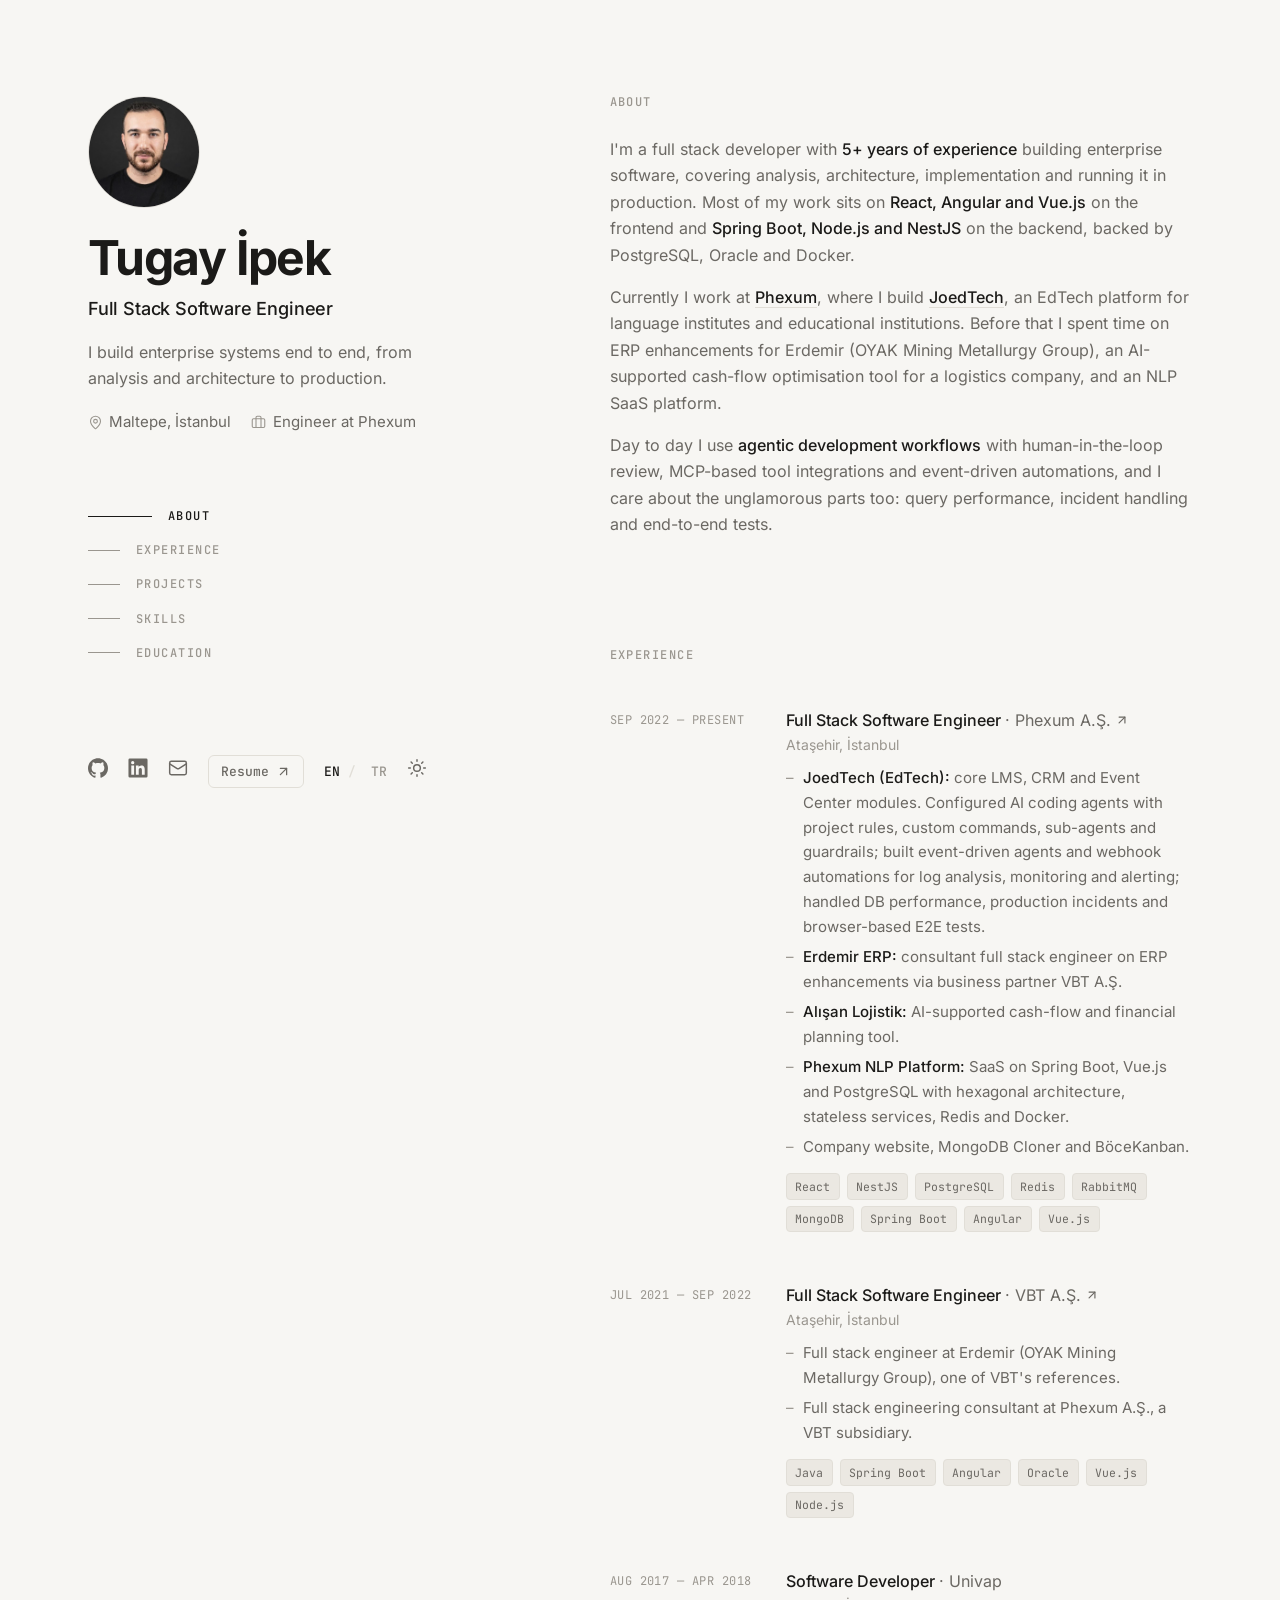
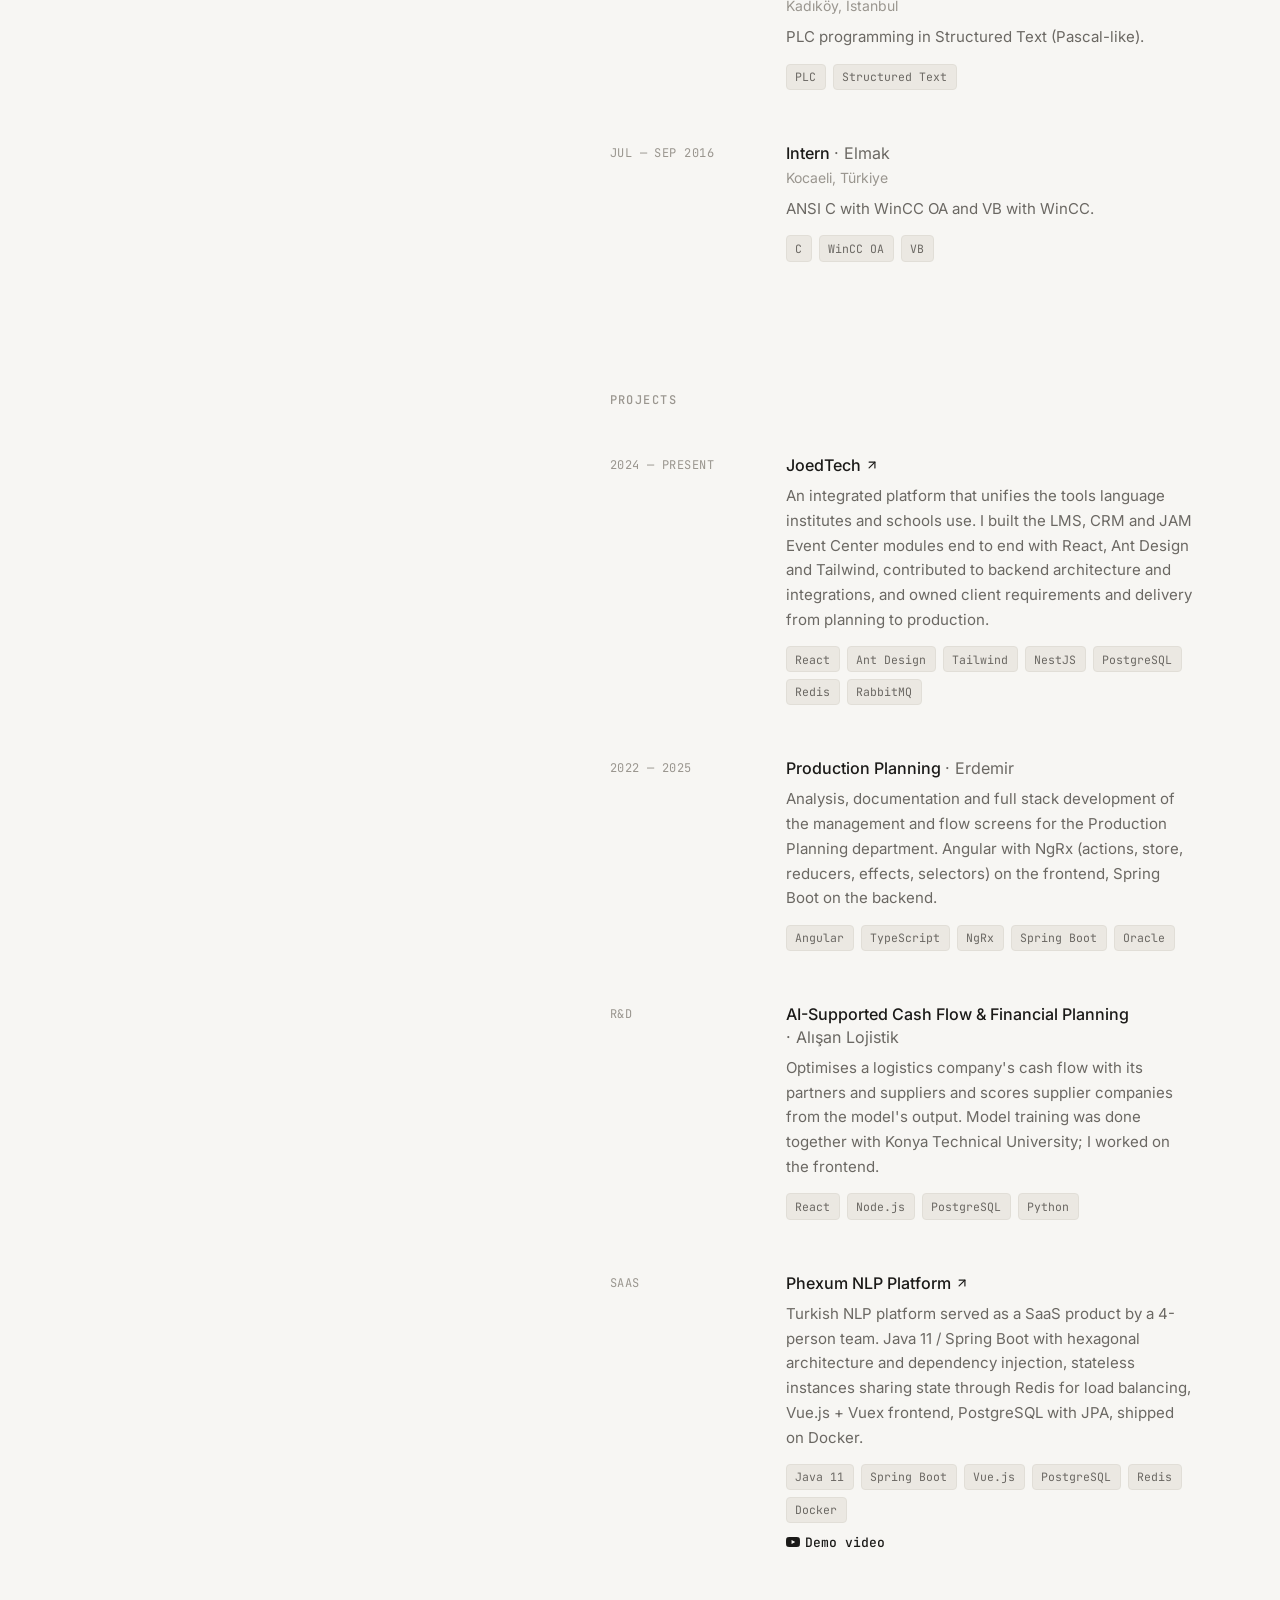
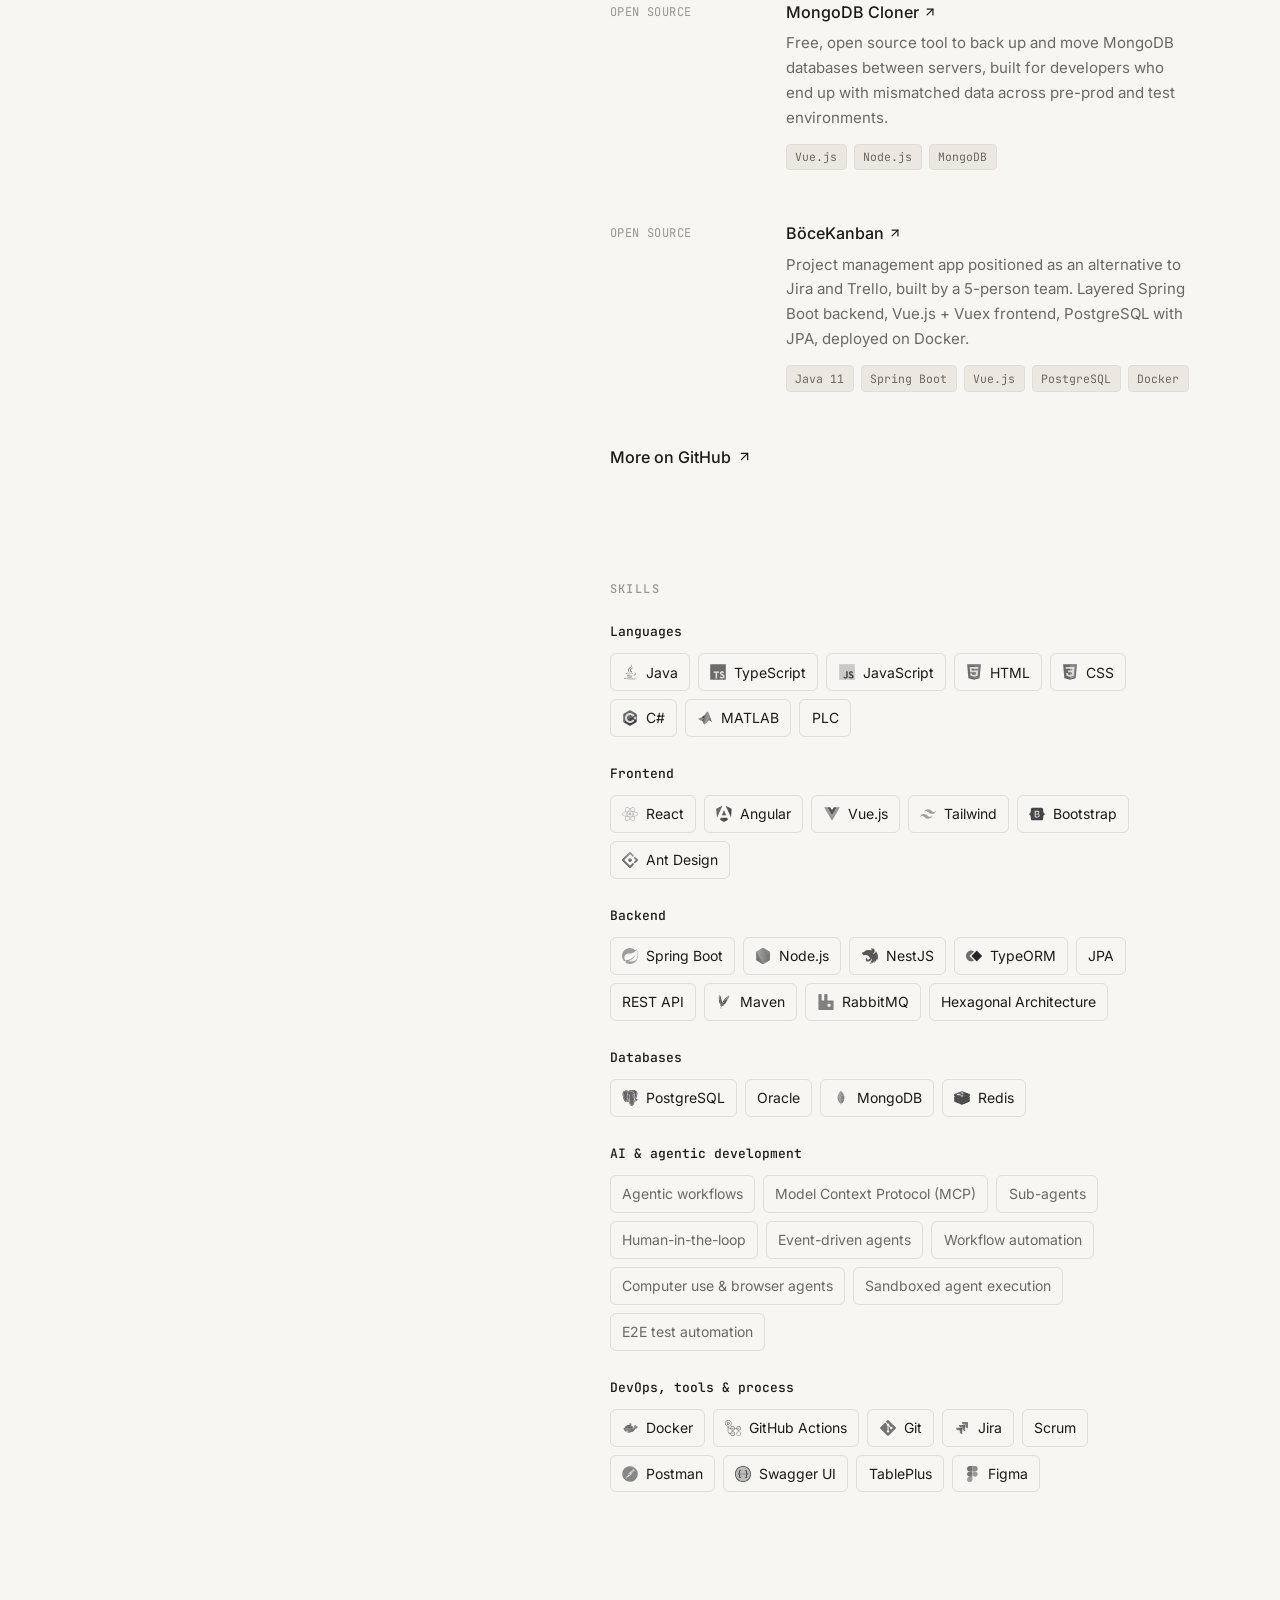
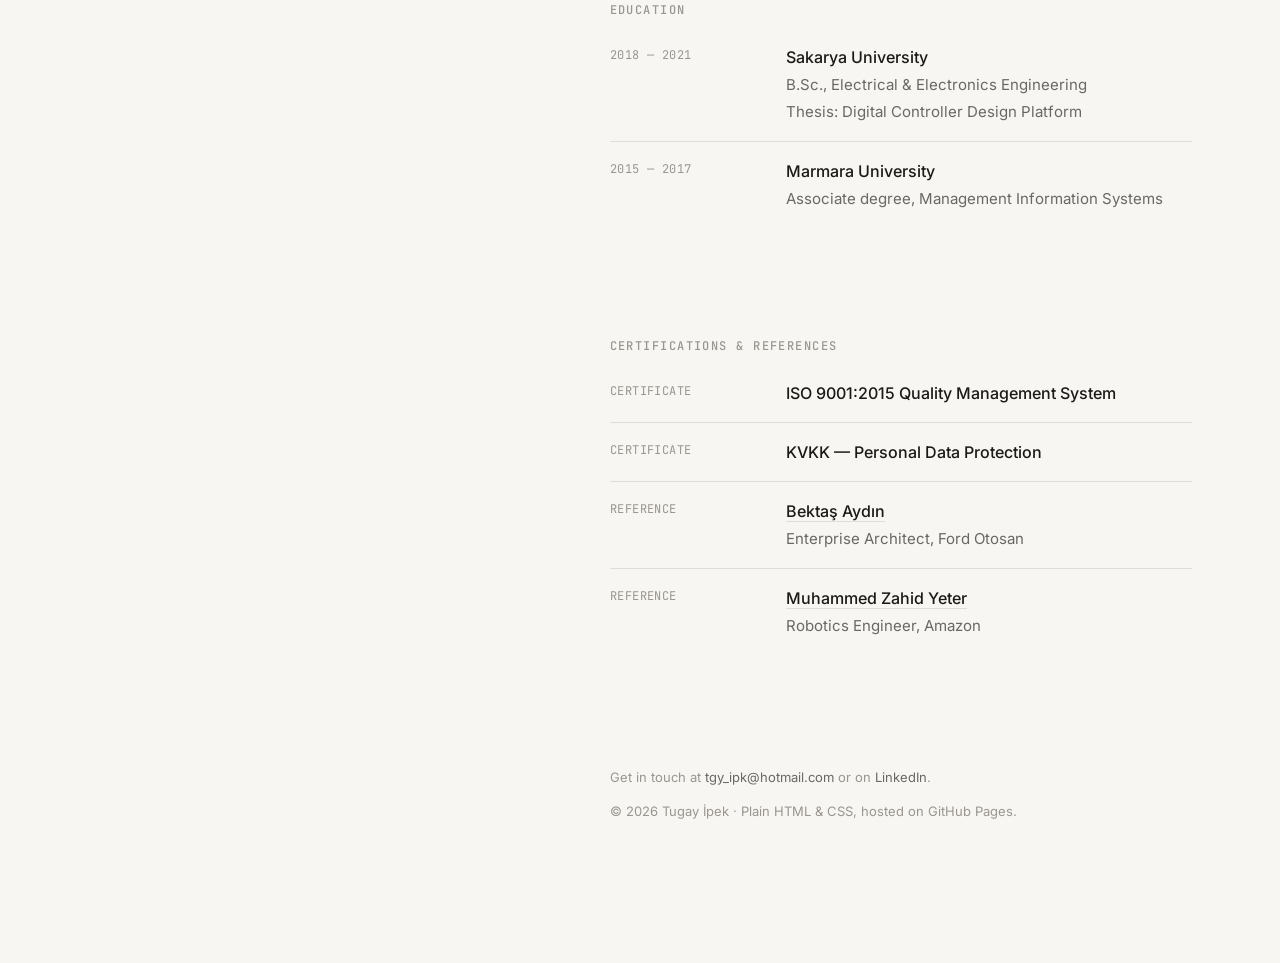
<file: index.html>
<!DOCTYPE html>
<html lang="en">
<head>
  <meta charset="utf-8">
  <meta name="viewport" content="width=device-width, initial-scale=1">
  <title>Tugay İpek — Full Stack Software Engineer</title>
  <meta name="description" content="Tugay İpek is a Full Stack Software Engineer in İstanbul with 5+ years of experience building enterprise systems with React, Angular, Vue.js, Spring Boot, NestJS and PostgreSQL.">
  <meta name="author" content="Tugay İpek">
  <link rel="canonical" href="https://tugayipek1.github.io/">
  <link rel="alternate" hreflang="en" href="https://tugayipek1.github.io/">
  <link rel="alternate" hreflang="tr" href="https://tugayipek1.github.io/tr/">
  <link rel="alternate" hreflang="x-default" href="https://tugayipek1.github.io/">
  <meta property="og:type" content="profile">
  <meta property="og:title" content="Tugay İpek — Full Stack Software Engineer">
  <meta property="og:description" content="Enterprise systems from analysis and architecture to production. React · Angular · Vue.js · Spring Boot · NestJS · PostgreSQL.">
  <meta property="og:url" content="https://tugayipek1.github.io/">
  <meta property="og:image" content="https://tugayipek1.github.io/assets/img/og.jpg">
  <meta name="twitter:card" content="summary">
  <meta name="theme-color" content="#f7f6f3" media="(prefers-color-scheme: light)">
  <meta name="theme-color" content="#111110" media="(prefers-color-scheme: dark)">
  <link rel="icon" href="assets/img/favicon.svg" type="image/svg+xml">
  <link rel="apple-touch-icon" href="assets/img/og.jpg">
  <link rel="preload" href="assets/fonts/inter-latin-400-normal.woff2" as="font" type="font/woff2" crossorigin>
  <link rel="stylesheet" href="assets/css/style.css?v=3">
  <script>
    (function () {
      var t;
      try { t = localStorage.getItem("theme"); } catch (e) {}
      if (!t) t = window.matchMedia && matchMedia("(prefers-color-scheme: dark)").matches ? "dark" : "light";
      document.documentElement.setAttribute("data-theme", t);
    })();
  </script>
  <script type="application/ld+json">
  {
    "@context": "https://schema.org",
    "@type": "Person",
    "name": "Tugay İpek",
    "jobTitle": "Full Stack Software Engineer",
    "email": "mailto:tgy_ipk@hotmail.com",
    "address": { "@type": "PostalAddress", "addressLocality": "İstanbul", "addressCountry": "TR" },
    "worksFor": { "@type": "Organization", "name": "Phexum A.Ş." },
    "url": "https://tugayipek1.github.io/",
    "sameAs": ["https://github.com/tugayipek1", "https://www.linkedin.com/in/tugayipek1/"]
  }
  </script>
</head>
<body>
  <a class="skip" href="#content">Skip to content</a>

  <!-- Icon sprite -->
  <svg width="0" height="0" style="position:absolute" aria-hidden="true">
    <symbol id="i-github" viewBox="0 0 24 24"><path fill="currentColor" d="M12 .297c-6.63 0-12 5.373-12 12 0 5.303 3.438 9.8 8.205 11.385.6.113.82-.258.82-.577 0-.285-.01-1.04-.015-2.04-3.338.724-4.042-1.61-4.042-1.61C4.422 18.07 3.633 17.7 3.633 17.7c-1.087-.744.084-.729.084-.729 1.205.084 1.838 1.236 1.838 1.236 1.07 1.835 2.809 1.305 3.495.998.108-.776.417-1.305.76-1.605-2.665-.3-5.466-1.332-5.466-5.93 0-1.31.465-2.38 1.235-3.22-.135-.303-.54-1.523.105-3.176 0 0 1.005-.322 3.3 1.23.96-.267 1.98-.399 3-.405 1.02.006 2.04.138 3 .405 2.28-1.552 3.285-1.23 3.285-1.23.645 1.653.24 2.873.12 3.176.765.84 1.23 1.91 1.23 3.22 0 4.61-2.805 5.625-5.475 5.92.42.36.81 1.096.81 2.22 0 1.606-.015 2.896-.015 3.286 0 .315.21.69.825.57C20.565 22.092 24 17.592 24 12.297c0-6.627-5.373-12-12-12"/></symbol>
    <symbol id="i-linkedin" viewBox="0 0 128 128"><path fill="currentColor" d="M116 3H12a8.91 8.91 0 00-9 8.8v104.42a8.91 8.91 0 009 8.78h104a8.93 8.93 0 009-8.81V11.77A8.93 8.93 0 00116 3zM39.17 107H21.06V48.73h18.11zm-9-66.21a10.5 10.5 0 1110.49-10.5 10.5 10.5 0 01-10.54 10.48zM107 107H88.89V78.65c0-6.75-.12-15.44-9.41-15.44s-10.87 7.36-10.87 15V107H50.53V48.73h17.36v8h.24c2.42-4.58 8.32-9.41 17.13-9.41C103.6 47.28 107 59.35 107 75z"/></symbol>
    <symbol id="i-mail" viewBox="0 0 24 24" fill="none" stroke="currentColor" stroke-width="1.75" stroke-linecap="round" stroke-linejoin="round"><path d="m22 7-8.991 5.727a2 2 0 0 1-2.009 0L2 7"/><rect x="2" y="4" width="20" height="16" rx="2"/></symbol>
    <symbol id="i-pin" viewBox="0 0 24 24" fill="none" stroke="currentColor" stroke-width="1.75" stroke-linecap="round" stroke-linejoin="round"><path d="M20 10c0 4.993-5.539 10.193-7.399 11.799a1 1 0 0 1-1.202 0C9.539 20.193 4 14.993 4 10a8 8 0 0 1 16 0"/><circle cx="12" cy="10" r="3"/></symbol>
    <symbol id="i-download" viewBox="0 0 24 24" fill="none" stroke="currentColor" stroke-width="1.75" stroke-linecap="round" stroke-linejoin="round"><path d="M12 15V3"/><path d="M21 15v4a2 2 0 0 1-2 2H5a2 2 0 0 1-2-2v-4"/><path d="m7 10 5 5 5-5"/></symbol>
    <symbol id="i-briefcase" viewBox="0 0 24 24" fill="none" stroke="currentColor" stroke-width="1.75" stroke-linecap="round" stroke-linejoin="round"><path d="M16 20V4a2 2 0 0 0-2-2h-4a2 2 0 0 0-2 2v16"/><rect width="20" height="14" x="2" y="6" rx="2"/></symbol>
    <symbol id="i-arrow" viewBox="0 0 24 24" fill="none" stroke="currentColor" stroke-width="2" stroke-linecap="round" stroke-linejoin="round"><path d="M7 7h10v10"/><path d="M7 17 17 7"/></symbol>
    <symbol id="i-sun" viewBox="0 0 24 24" fill="none" stroke="currentColor" stroke-width="1.75" stroke-linecap="round" stroke-linejoin="round"><circle cx="12" cy="12" r="4"/><path d="M12 2v2M12 20v2M4.93 4.93l1.41 1.41M17.66 17.66l1.41 1.41M2 12h2M20 12h2M6.34 17.66l-1.41 1.41M19.07 4.93l-1.41 1.41"/></symbol>
    <symbol id="i-moon" viewBox="0 0 24 24" fill="none" stroke="currentColor" stroke-width="1.75" stroke-linecap="round" stroke-linejoin="round"><path d="M20.985 12.486a9 9 0 1 1-9.473-9.472c.405-.022.617.46.402.803a6 6 0 0 0 8.268 8.268c.344-.215.825-.004.803.401"/></symbol>
    <symbol id="i-youtube" viewBox="0 0 24 24"><path fill="currentColor" d="M23.498 6.186a3.016 3.016 0 0 0-2.122-2.136C19.505 3.545 12 3.545 12 3.545s-7.505 0-9.377.505A3.017 3.017 0 0 0 .502 6.186C0 8.07 0 12 0 12s0 3.93.502 5.814a3.016 3.016 0 0 0 2.122 2.136c1.871.505 9.376.505 9.376.505s7.505 0 9.377-.505a3.015 3.015 0 0 0 2.122-2.136C24 15.93 24 12 24 12s0-3.93-.502-5.814zM9.545 15.568V8.432L15.818 12l-6.273 3.568z"/></symbol>
  </svg>

  <div class="wrap">
    <!-- ============ Sidebar ============ -->
    <header class="side">
      <div class="who">
        <img class="avatar" src="assets/img/tugay-ipek.jpg" width="112" height="112" alt="Portrait of Tugay İpek">
        <h1>Tugay İpek</h1>
        <p class="role">Full Stack Software Engineer</p>
        <p class="pitch">I build enterprise systems end to end, from analysis and architecture to production.</p>
        <div class="meta">
          <span><svg aria-hidden="true"><use href="#i-pin"/></svg>Maltepe, İstanbul</span>
          <span><svg aria-hidden="true"><use href="#i-briefcase"/></svg>Engineer at Phexum</span>
        </div>

        <nav class="nav" aria-label="Sections">
          <ul>
            <li><a href="#about">About</a></li>
            <li><a href="#experience">Experience</a></li>
            <li><a href="#projects">Projects</a></li>
            <li><a href="#skills">Skills</a></li>
            <li><a href="#education">Education</a></li>
          </ul>
        </nav>
      </div>

      <ul class="links">
        <li><a href="https://github.com/tugayipek1" target="_blank" rel="noopener" aria-label="GitHub"><svg aria-hidden="true"><use href="#i-github"/></svg></a></li>
        <li><a href="https://www.linkedin.com/in/tugayipek1/" target="_blank" rel="noopener" aria-label="LinkedIn"><svg aria-hidden="true"><use href="#i-linkedin"/></svg></a></li>
        <li><a href="mailto:tgy_ipk@hotmail.com" aria-label="Email"><svg aria-hidden="true"><use href="#i-mail"/></svg></a></li>
        <li><a class="cv" href="https://rxresu.me/tugay20666/tugay-ipek-cv" target="_blank" rel="noopener">Resume<svg aria-hidden="true"><use href="#i-arrow"/></svg></a></li>
        <li class="lang" aria-label="Language"><span aria-current="true">EN</span><a href="tr/" hreflang="tr" lang="tr">TR</a></li>
        <li><button class="theme" type="button" aria-label="Toggle dark mode"><svg class="sun" aria-hidden="true"><use href="#i-sun"/></svg><svg class="moon" aria-hidden="true"><use href="#i-moon"/></svg></button></li>
      </ul>
    </header>

    <!-- ============ Content ============ -->
    <main id="content">

      <section id="about" class="about" aria-label="About">
        <h2 class="sec-title">About</h2>
        <p>I'm a full stack developer with <strong>5+ years of experience</strong> building enterprise software, covering analysis, architecture, implementation and running it in production. Most of my work sits on <strong>React, Angular and Vue.js</strong> on the frontend and <strong>Spring Boot, Node.js and NestJS</strong> on the backend, backed by PostgreSQL, Oracle and Docker.</p>
        <p>Currently I work at <a href="https://www.phexum.com" target="_blank" rel="noopener">Phexum</a>, where I build <a href="https://joedtech.com/" target="_blank" rel="noopener">JoedTech</a>, an EdTech platform for language institutes and educational institutions. Before that I spent time on ERP enhancements for Erdemir (OYAK Mining Metallurgy Group), an AI-supported cash-flow optimisation tool for a logistics company, and an NLP SaaS platform.</p>
        <p>Day to day I use <strong>agentic development workflows</strong> with human-in-the-loop review, MCP-based tool integrations and event-driven automations, and I care about the unglamorous parts too: query performance, incident handling and end-to-end tests.</p>
      </section>

      <section id="experience" aria-label="Experience">
        <h2 class="sec-title">Experience</h2>
        <ol class="list">
          <li class="item">
            <div class="when">Sep 2022 — Present</div>
            <div>
              <h3><a href="https://www.phexum.com" target="_blank" rel="noopener">Full Stack Software Engineer <span class="at">· Phexum A.Ş.<svg aria-hidden="true"><use href="#i-arrow"/></svg></span></a></h3>
              <p class="sub">Ataşehir, İstanbul</p>
              <ul class="bullets">
                <li><b>JoedTech (EdTech):</b> core LMS, CRM and Event Center modules. Configured AI coding agents with project rules, custom commands, sub-agents and guardrails; built event-driven agents and webhook automations for log analysis, monitoring and alerting; handled DB performance, production incidents and browser-based E2E tests.</li>
                <li><b>Erdemir ERP:</b> consultant full stack engineer on ERP enhancements via business partner VBT A.Ş.</li>
                <li><b>Alışan Lojistik:</b> AI-supported cash-flow and financial planning tool.</li>
                <li><b>Phexum NLP Platform:</b> SaaS on Spring Boot, Vue.js and PostgreSQL with hexagonal architecture, stateless services, Redis and Docker.</li>
                <li>Company website, MongoDB Cloner and BöceKanban.</li>
              </ul>
              <ul class="tags" aria-label="Technologies">
                <li>React</li><li>NestJS</li><li>PostgreSQL</li><li>Redis</li><li>RabbitMQ</li><li>MongoDB</li><li>Spring Boot</li><li>Angular</li><li>Vue.js</li>
              </ul>
            </div>
          </li>
          <li class="item">
            <div class="when">Jul 2021 — Sep 2022</div>
            <div>
              <h3><a href="https://www.vbt.com.tr/" target="_blank" rel="noopener">Full Stack Software Engineer <span class="at">· VBT A.Ş.<svg aria-hidden="true"><use href="#i-arrow"/></svg></span></a></h3>
              <p class="sub">Ataşehir, İstanbul</p>
              <ul class="bullets">
                <li>Full stack engineer at Erdemir (OYAK Mining Metallurgy Group), one of VBT's references.</li>
                <li>Full stack engineering consultant at Phexum A.Ş., a VBT subsidiary.</li>
              </ul>
              <ul class="tags" aria-label="Technologies">
                <li>Java</li><li>Spring Boot</li><li>Angular</li><li>Oracle</li><li>Vue.js</li><li>Node.js</li>
              </ul>
            </div>
          </li>
          <li class="item">
            <div class="when">Aug 2017 — Apr 2018</div>
            <div>
              <h3>Software Developer <span class="at">· Univap</span></h3>
              <p class="sub">Kadıköy, İstanbul</p>
              <p class="desc">PLC programming in Structured Text (Pascal-like).</p>
              <ul class="tags" aria-label="Technologies"><li>PLC</li><li>Structured Text</li></ul>
            </div>
          </li>
          <li class="item">
            <div class="when">Jul — Sep 2016</div>
            <div>
              <h3>Intern <span class="at">· Elmak</span></h3>
              <p class="sub">Kocaeli, Türkiye</p>
              <p class="desc">ANSI C with WinCC OA and VB with WinCC.</p>
              <ul class="tags" aria-label="Technologies"><li>C</li><li>WinCC OA</li><li>VB</li></ul>
            </div>
          </li>
        </ol>
      </section>

      <section id="projects" aria-label="Projects">
        <h2 class="sec-title">Projects</h2>
        <ol class="list">
          <li class="item">
            <div class="when">2024 — Present</div>
            <div>
              <h3><a href="https://joedtech.com/" target="_blank" rel="noopener">JoedTech<svg aria-hidden="true"><use href="#i-arrow"/></svg></a></h3>
              <p class="desc">An integrated platform that unifies the tools language institutes and schools use. I built the LMS, CRM and JAM Event Center modules end to end with React, Ant Design and Tailwind, contributed to backend architecture and integrations, and owned client requirements and delivery from planning to production.</p>
              <ul class="tags" aria-label="Technologies"><li>React</li><li>Ant Design</li><li>Tailwind</li><li>NestJS</li><li>PostgreSQL</li><li>Redis</li><li>RabbitMQ</li></ul>
            </div>
          </li>
          <li class="item">
            <div class="when">2022 — 2025</div>
            <div>
              <h3>Production Planning <span class="at">· Erdemir</span></h3>
              <p class="desc">Analysis, documentation and full stack development of the management and flow screens for the Production Planning department. Angular with NgRx (actions, store, reducers, effects, selectors) on the frontend, Spring Boot on the backend.</p>
              <ul class="tags" aria-label="Technologies"><li>Angular</li><li>TypeScript</li><li>NgRx</li><li>Spring Boot</li><li>Oracle</li></ul>
            </div>
          </li>
          <li class="item">
            <div class="when">R&amp;D</div>
            <div>
              <h3>AI-Supported Cash Flow &amp; Financial Planning <span class="at">· Alışan Lojistik</span></h3>
              <p class="desc">Optimises a logistics company's cash flow with its partners and suppliers and scores supplier companies from the model's output. Model training was done together with Konya Technical University; I worked on the frontend.</p>
              <ul class="tags" aria-label="Technologies"><li>React</li><li>Node.js</li><li>PostgreSQL</li><li>Python</li></ul>
            </div>
          </li>
          <li class="item">
            <div class="when">SaaS</div>
            <div>
              <h3><a href="https://www.youtube.com/watch?v=Ke3GdDbRJvQ" target="_blank" rel="noopener">Phexum NLP Platform<svg aria-hidden="true"><use href="#i-arrow"/></svg></a></h3>
              <p class="desc">Turkish NLP platform served as a SaaS product by a 4-person team. Java 11 / Spring Boot with hexagonal architecture and dependency injection, stateless instances sharing state through Redis for load balancing, Vue.js + Vuex frontend, PostgreSQL with JPA, shipped on Docker.</p>
              <ul class="tags" aria-label="Technologies"><li>Java 11</li><li>Spring Boot</li><li>Vue.js</li><li>PostgreSQL</li><li>Redis</li><li>Docker</li></ul>
              <div class="inline-links"><a href="https://www.youtube.com/watch?v=Ke3GdDbRJvQ" target="_blank" rel="noopener"><svg aria-hidden="true"><use href="#i-youtube"/></svg>Demo video</a></div>
            </div>
          </li>
          <li class="item">
            <div class="when">Open source</div>
            <div>
              <h3><a href="https://github.com/tugayipek1/MongoDB_Cloner" target="_blank" rel="noopener">MongoDB Cloner<svg aria-hidden="true"><use href="#i-arrow"/></svg></a></h3>
              <p class="desc">Free, open source tool to back up and move MongoDB databases between servers, built for developers who end up with mismatched data across pre-prod and test environments.</p>
              <ul class="tags" aria-label="Technologies"><li>Vue.js</li><li>Node.js</li><li>MongoDB</li></ul>
            </div>
          </li>
          <li class="item">
            <div class="when">Open source</div>
            <div>
              <h3><a href="https://github.com/tugayipek1/Kanban_App_JavaVue" target="_blank" rel="noopener">BöceKanban<svg aria-hidden="true"><use href="#i-arrow"/></svg></a></h3>
              <p class="desc">Project management app positioned as an alternative to Jira and Trello, built by a 5-person team. Layered Spring Boot backend, Vue.js + Vuex frontend, PostgreSQL with JPA, deployed on Docker.</p>
              <ul class="tags" aria-label="Technologies"><li>Java 11</li><li>Spring Boot</li><li>Vue.js</li><li>PostgreSQL</li><li>Docker</li></ul>
            </div>
          </li>
        </ol>
        <a class="more" href="https://github.com/tugayipek1" target="_blank" rel="noopener">More on GitHub<svg aria-hidden="true"><use href="#i-arrow"/></svg></a>
      </section>

      <section id="skills" aria-label="Skills">
        <h2 class="sec-title">Skills</h2>
        <div class="skills">
          <div class="skill-group">
            <h3>Languages</h3>
            <ul class="chips">
              <li><img src="assets/icons/java.svg" alt="" width="16" height="16">Java</li>
              <li><img src="assets/icons/typescript.svg" alt="" width="16" height="16">TypeScript</li>
              <li><img src="assets/icons/javascript.svg" alt="" width="16" height="16">JavaScript</li>
              <li><img src="assets/icons/html5.svg" alt="" width="16" height="16">HTML</li>
              <li><img src="assets/icons/css3.svg" alt="" width="16" height="16">CSS</li>
              <li><img src="assets/icons/csharp.svg" alt="" width="16" height="16">C#</li>
              <li><img src="assets/icons/matlab.svg" alt="" width="16" height="16">MATLAB</li>
              <li>PLC</li>
            </ul>
          </div>
          <div class="skill-group">
            <h3>Frontend</h3>
            <ul class="chips">
              <li><img src="assets/icons/react.svg" alt="" width="16" height="16">React</li>
              <li><img src="assets/icons/angular.svg" alt="" width="16" height="16">Angular</li>
              <li><img src="assets/icons/vuejs.svg" alt="" width="16" height="16">Vue.js</li>
              <li><img src="assets/icons/tailwindcss.svg" alt="" width="16" height="16">Tailwind</li>
              <li><img src="assets/icons/bootstrap.svg" alt="" width="16" height="16">Bootstrap</li>
              <li><img src="assets/icons/antdesign.svg" alt="" width="16" height="16">Ant Design</li>
            </ul>
          </div>
          <div class="skill-group">
            <h3>Backend</h3>
            <ul class="chips">
              <li><img src="assets/icons/spring.svg" alt="" width="16" height="16">Spring Boot</li>
              <li><img src="assets/icons/nodejs.svg" alt="" width="16" height="16">Node.js</li>
              <li><img src="assets/icons/nestjs.svg" alt="" width="16" height="16">NestJS</li>
              <li><img src="assets/icons/typeorm.svg" alt="" width="16" height="16">TypeORM</li>
              <li>JPA</li>
              <li>REST API</li>
              <li><img src="assets/icons/maven.svg" alt="" width="16" height="16">Maven</li>
              <li><img src="assets/icons/rabbitmq.svg" alt="" width="16" height="16">RabbitMQ</li>
              <li>Hexagonal Architecture</li>
            </ul>
          </div>
          <div class="skill-group">
            <h3>Databases</h3>
            <ul class="chips">
              <li><img src="assets/icons/postgresql.svg" alt="" width="16" height="16">PostgreSQL</li>
              <li>Oracle</li>
              <li><img src="assets/icons/mongodb.svg" alt="" width="16" height="16">MongoDB</li>
              <li><img src="assets/icons/redis.svg" alt="" width="16" height="16">Redis</li>
            </ul>
          </div>
          <div class="skill-group">
            <h3>AI &amp; agentic development</h3>
            <ul class="chips plain">
              <li>Agentic workflows</li>
              <li>Model Context Protocol (MCP)</li>
              <li>Sub-agents</li>
              <li>Human-in-the-loop</li>
              <li>Event-driven agents</li>
              <li>Workflow automation</li>
              <li>Computer use &amp; browser agents</li>
              <li>Sandboxed agent execution</li>
              <li>E2E test automation</li>
            </ul>
          </div>
          <div class="skill-group">
            <h3>DevOps, tools &amp; process</h3>
            <ul class="chips">
              <li><img src="assets/icons/docker.svg" alt="" width="16" height="16">Docker</li>
              <li><img src="assets/icons/githubactions.svg" alt="" width="16" height="16">GitHub Actions</li>
              <li><img src="assets/icons/git.svg" alt="" width="16" height="16">Git</li>
              <li><img src="assets/icons/jira.svg" alt="" width="16" height="16">Jira</li>
              <li>Scrum</li>
              <li><img src="assets/icons/postman.svg" alt="" width="16" height="16">Postman</li>
              <li><img src="assets/icons/swagger.svg" alt="" width="16" height="16">Swagger UI</li>
              <li>TablePlus</li>
              <li><img src="assets/icons/figma.svg" alt="" width="16" height="16">Figma</li>
            </ul>
          </div>
        </div>
      </section>

      <section id="education" aria-label="Education">
        <h2 class="sec-title">Education</h2>
        <ul class="rows">
          <li>
            <div class="when">2018 — 2021</div>
            <div>
              <h3>Sakarya University</h3>
              <p>B.Sc., Electrical &amp; Electronics Engineering</p>
              <p>Thesis: Digital Controller Design Platform</p>
            </div>
          </li>
          <li>
            <div class="when">2015 — 2017</div>
            <div>
              <h3>Marmara University</h3>
              <p>Associate degree, Management Information Systems</p>
            </div>
          </li>
        </ul>
      </section>

      <section id="certifications" aria-label="Certifications and references">
        <h2 class="sec-title">Certifications &amp; References</h2>
        <ul class="rows">
          <li>
            <div class="when">Certificate</div>
            <div><h3>ISO 9001:2015 Quality Management System</h3></div>
          </li>
          <li>
            <div class="when">Certificate</div>
            <div><h3>KVKK — Personal Data Protection</h3></div>
          </li>
          <li>
            <div class="when">Reference</div>
            <div class="prose">
              <h3><a href="https://www.linkedin.com/in/bekta%C5%9F-aydin-94470091" target="_blank" rel="noopener">Bektaş Aydın</a></h3>
              <p>Enterprise Architect, Ford Otosan</p>
            </div>
          </li>
          <li>
            <div class="when">Reference</div>
            <div class="prose">
              <h3><a href="https://www.linkedin.com/in/muhammed-zahid-yeter" target="_blank" rel="noopener">Muhammed Zahid Yeter</a></h3>
              <p>Robotics Engineer, Amazon</p>
            </div>
          </li>
        </ul>
      </section>

      <footer>
        <p>Get in touch at <a href="mailto:tgy_ipk@hotmail.com">tgy_ipk@hotmail.com</a> or on <a href="https://www.linkedin.com/in/tugayipek1/" target="_blank" rel="noopener">LinkedIn</a>.</p>
        <p>© <span id="year">2026</span> Tugay İpek · Plain HTML &amp; CSS, hosted on GitHub Pages.</p>
      </footer>
    </main>
  </div>

  <script src="assets/js/main.js?v=3" defer></script>
</body>
</html>
</file>
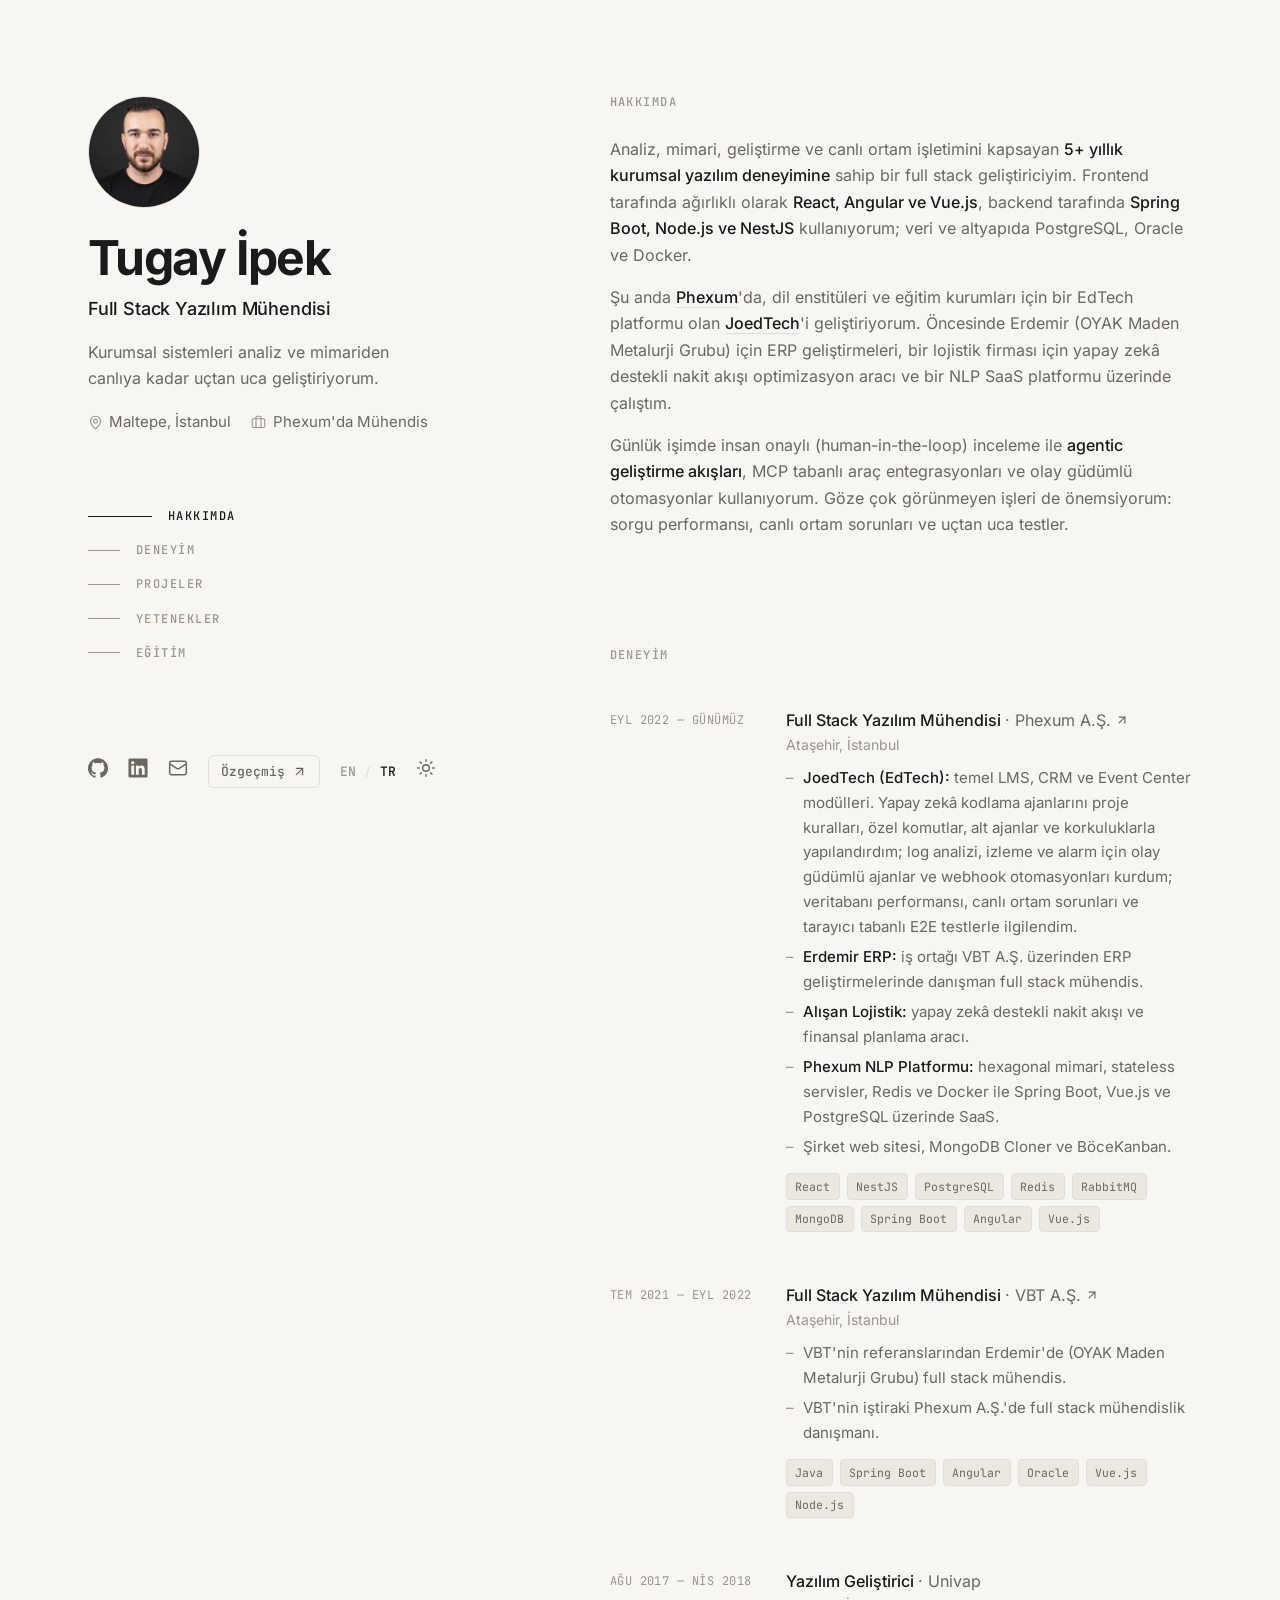
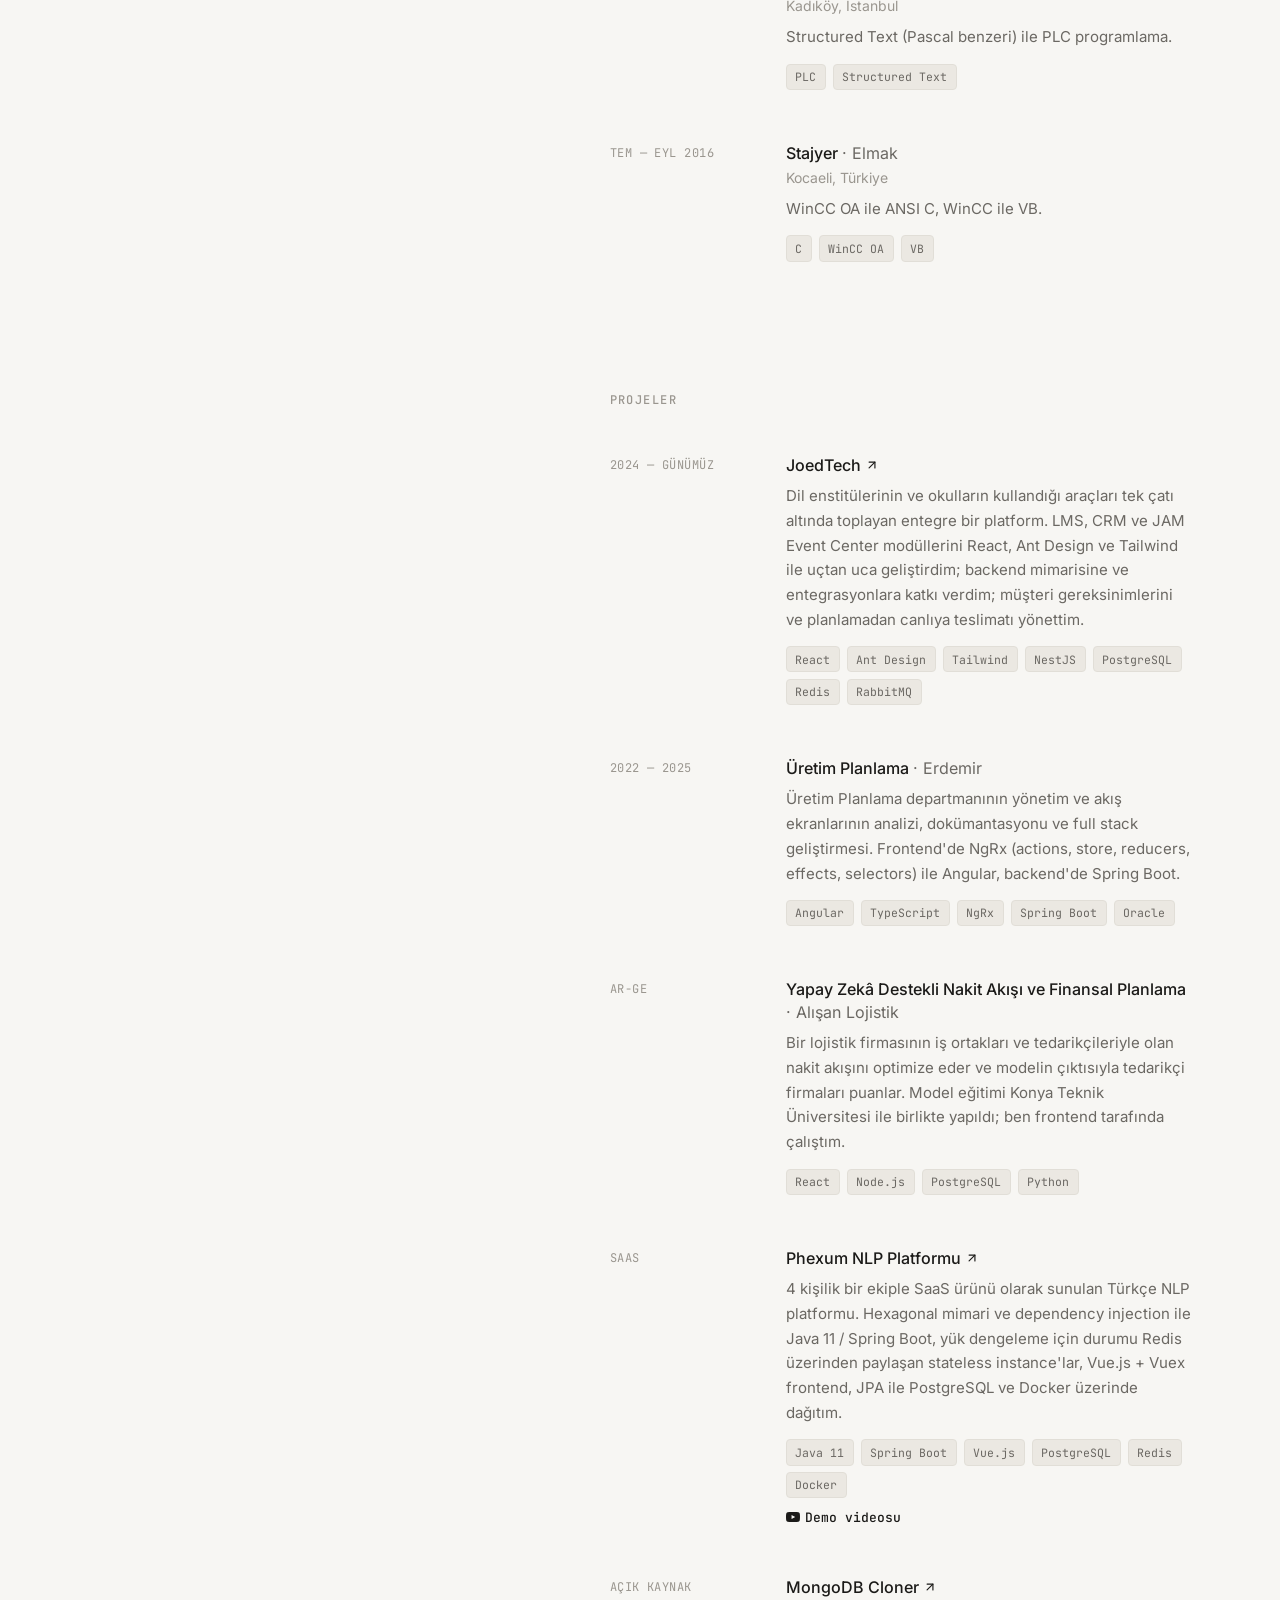
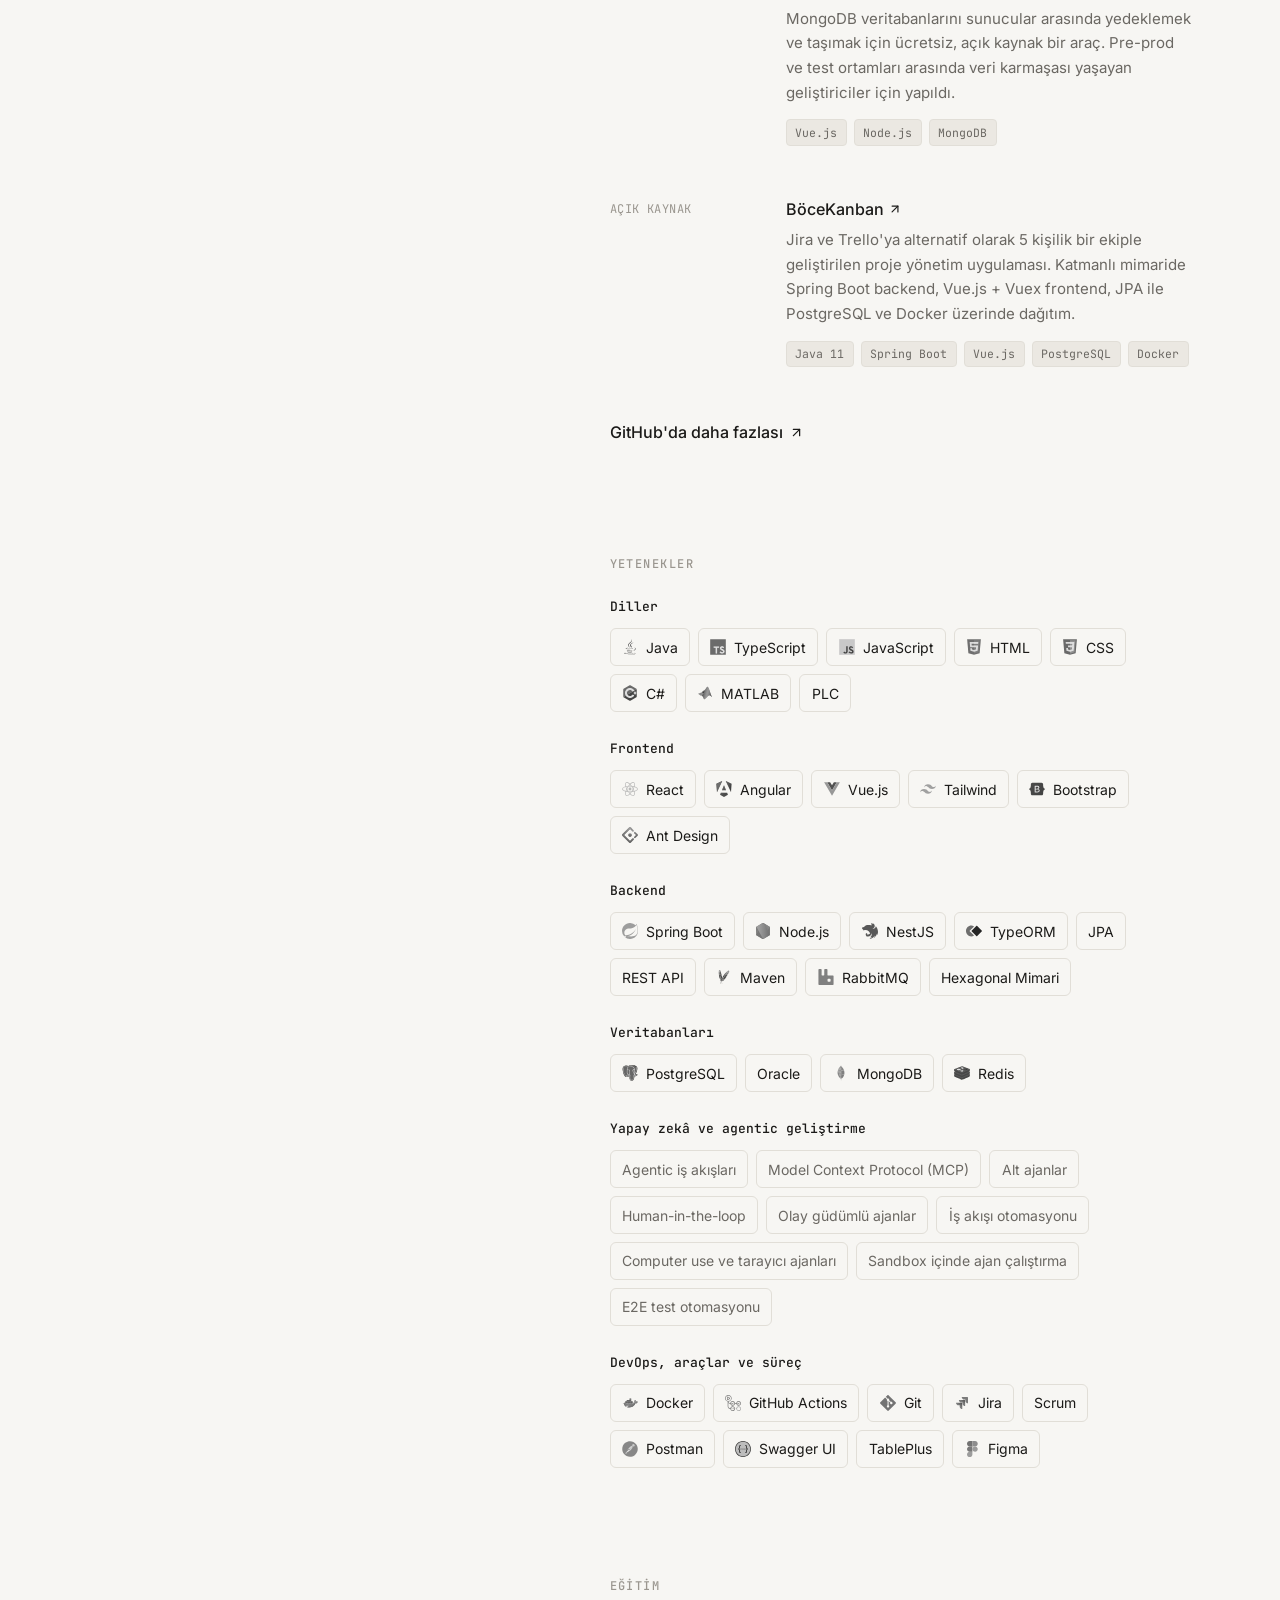
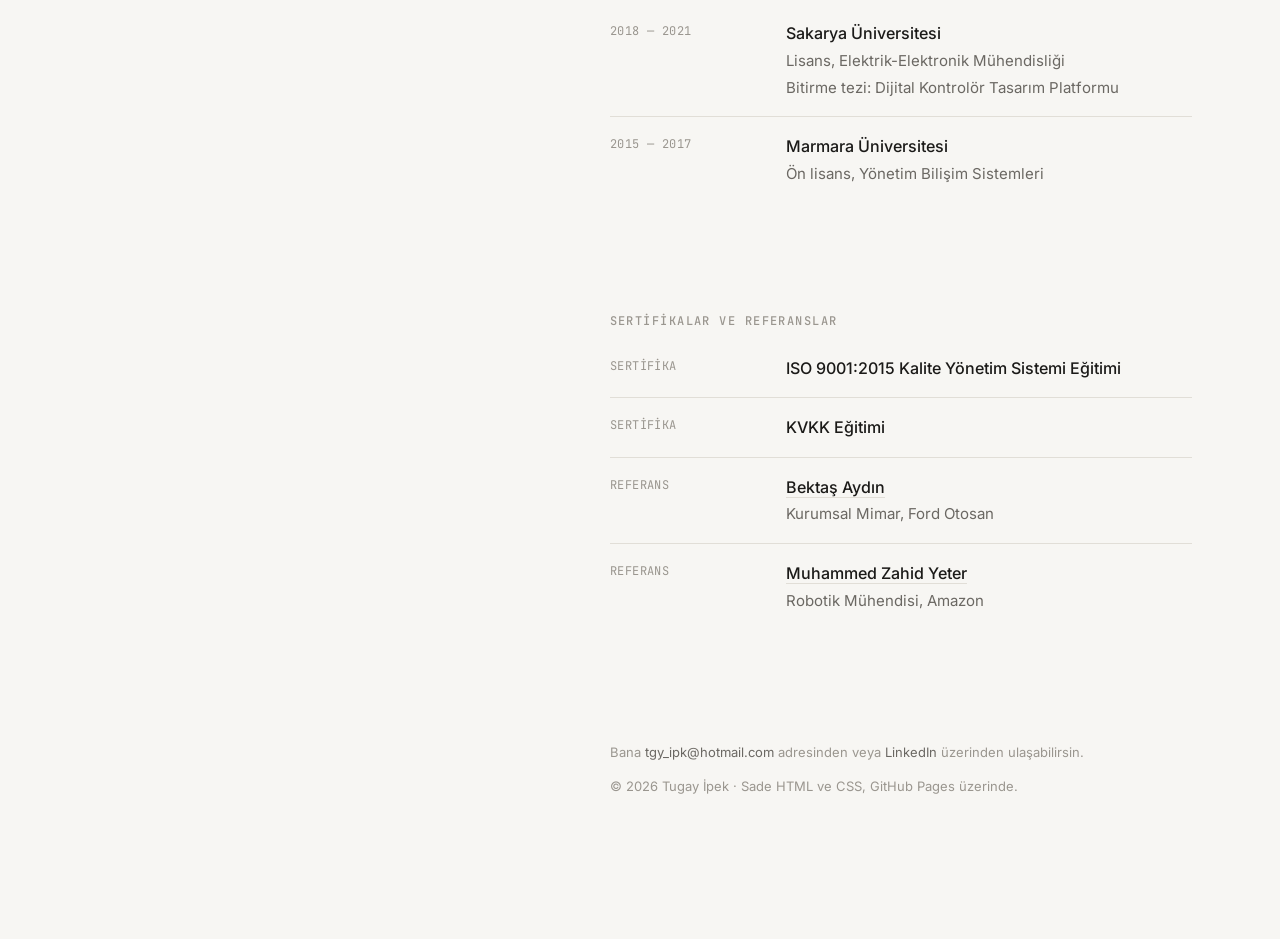
<file: tr/index.html>
<!DOCTYPE html>
<html lang="tr">
<head>
  <meta charset="utf-8">
  <meta name="viewport" content="width=device-width, initial-scale=1">
  <title>Tugay İpek — Full Stack Yazılım Mühendisi</title>
  <meta name="description" content="Tugay İpek, İstanbul'da 5+ yıllık deneyime sahip Full Stack Yazılım Mühendisi. React, Angular, Vue.js, Spring Boot, NestJS ve PostgreSQL ile kurumsal sistemler geliştiriyor.">
  <meta name="author" content="Tugay İpek">
  <link rel="canonical" href="https://tugayipek1.github.io/tr/">
  <link rel="alternate" hreflang="en" href="https://tugayipek1.github.io/">
  <link rel="alternate" hreflang="tr" href="https://tugayipek1.github.io/tr/">
  <link rel="alternate" hreflang="x-default" href="https://tugayipek1.github.io/">
  <meta property="og:type" content="profile">
  <meta property="og:locale" content="tr_TR">
  <meta property="og:title" content="Tugay İpek — Full Stack Yazılım Mühendisi">
  <meta property="og:description" content="Analiz ve mimariden canlıya kadar kurumsal sistemler. React · Angular · Vue.js · Spring Boot · NestJS · PostgreSQL.">
  <meta property="og:url" content="https://tugayipek1.github.io/tr/">
  <meta property="og:image" content="https://tugayipek1.github.io/assets/img/og.jpg">
  <meta name="twitter:card" content="summary">
  <meta name="theme-color" content="#f7f6f3" media="(prefers-color-scheme: light)">
  <meta name="theme-color" content="#111110" media="(prefers-color-scheme: dark)">
  <link rel="icon" href="../assets/img/favicon.svg" type="image/svg+xml">
  <link rel="apple-touch-icon" href="../assets/img/og.jpg">
  <link rel="preload" href="../assets/fonts/inter-latin-400-normal.woff2" as="font" type="font/woff2" crossorigin>
  <link rel="stylesheet" href="../assets/css/style.css?v=3">
  <script>
    (function () {
      var t;
      try { t = localStorage.getItem("theme"); } catch (e) {}
      if (!t) t = window.matchMedia && matchMedia("(prefers-color-scheme: dark)").matches ? "dark" : "light";
      document.documentElement.setAttribute("data-theme", t);
    })();
  </script>
  <script type="application/ld+json">
  {
    "@context": "https://schema.org",
    "@type": "Person",
    "name": "Tugay İpek",
    "jobTitle": "Full Stack Yazılım Mühendisi",
    "email": "mailto:tgy_ipk@hotmail.com",
    "address": { "@type": "PostalAddress", "addressLocality": "İstanbul", "addressCountry": "TR" },
    "worksFor": { "@type": "Organization", "name": "Phexum A.Ş." },
    "url": "https://tugayipek1.github.io/tr/",
    "sameAs": ["https://github.com/tugayipek1", "https://www.linkedin.com/in/tugayipek1/"]
  }
  </script>
</head>
<body>
  <a class="skip" href="#content">İçeriğe geç</a>

  <!-- Icon sprite -->
  <svg width="0" height="0" style="position:absolute" aria-hidden="true">
    <symbol id="i-github" viewBox="0 0 24 24"><path fill="currentColor" d="M12 .297c-6.63 0-12 5.373-12 12 0 5.303 3.438 9.8 8.205 11.385.6.113.82-.258.82-.577 0-.285-.01-1.04-.015-2.04-3.338.724-4.042-1.61-4.042-1.61C4.422 18.07 3.633 17.7 3.633 17.7c-1.087-.744.084-.729.084-.729 1.205.084 1.838 1.236 1.838 1.236 1.07 1.835 2.809 1.305 3.495.998.108-.776.417-1.305.76-1.605-2.665-.3-5.466-1.332-5.466-5.93 0-1.31.465-2.38 1.235-3.22-.135-.303-.54-1.523.105-3.176 0 0 1.005-.322 3.3 1.23.96-.267 1.98-.399 3-.405 1.02.006 2.04.138 3 .405 2.28-1.552 3.285-1.23 3.285-1.23.645 1.653.24 2.873.12 3.176.765.84 1.23 1.91 1.23 3.22 0 4.61-2.805 5.625-5.475 5.92.42.36.81 1.096.81 2.22 0 1.606-.015 2.896-.015 3.286 0 .315.21.69.825.57C20.565 22.092 24 17.592 24 12.297c0-6.627-5.373-12-12-12"/></symbol>
    <symbol id="i-linkedin" viewBox="0 0 128 128"><path fill="currentColor" d="M116 3H12a8.91 8.91 0 00-9 8.8v104.42a8.91 8.91 0 009 8.78h104a8.93 8.93 0 009-8.81V11.77A8.93 8.93 0 00116 3zM39.17 107H21.06V48.73h18.11zm-9-66.21a10.5 10.5 0 1110.49-10.5 10.5 10.5 0 01-10.54 10.48zM107 107H88.89V78.65c0-6.75-.12-15.44-9.41-15.44s-10.87 7.36-10.87 15V107H50.53V48.73h17.36v8h.24c2.42-4.58 8.32-9.41 17.13-9.41C103.6 47.28 107 59.35 107 75z"/></symbol>
    <symbol id="i-mail" viewBox="0 0 24 24" fill="none" stroke="currentColor" stroke-width="1.75" stroke-linecap="round" stroke-linejoin="round"><path d="m22 7-8.991 5.727a2 2 0 0 1-2.009 0L2 7"/><rect x="2" y="4" width="20" height="16" rx="2"/></symbol>
    <symbol id="i-pin" viewBox="0 0 24 24" fill="none" stroke="currentColor" stroke-width="1.75" stroke-linecap="round" stroke-linejoin="round"><path d="M20 10c0 4.993-5.539 10.193-7.399 11.799a1 1 0 0 1-1.202 0C9.539 20.193 4 14.993 4 10a8 8 0 0 1 16 0"/><circle cx="12" cy="10" r="3"/></symbol>
    <symbol id="i-download" viewBox="0 0 24 24" fill="none" stroke="currentColor" stroke-width="1.75" stroke-linecap="round" stroke-linejoin="round"><path d="M12 15V3"/><path d="M21 15v4a2 2 0 0 1-2 2H5a2 2 0 0 1-2-2v-4"/><path d="m7 10 5 5 5-5"/></symbol>
    <symbol id="i-briefcase" viewBox="0 0 24 24" fill="none" stroke="currentColor" stroke-width="1.75" stroke-linecap="round" stroke-linejoin="round"><path d="M16 20V4a2 2 0 0 0-2-2h-4a2 2 0 0 0-2 2v16"/><rect width="20" height="14" x="2" y="6" rx="2"/></symbol>
    <symbol id="i-arrow" viewBox="0 0 24 24" fill="none" stroke="currentColor" stroke-width="2" stroke-linecap="round" stroke-linejoin="round"><path d="M7 7h10v10"/><path d="M7 17 17 7"/></symbol>
    <symbol id="i-sun" viewBox="0 0 24 24" fill="none" stroke="currentColor" stroke-width="1.75" stroke-linecap="round" stroke-linejoin="round"><circle cx="12" cy="12" r="4"/><path d="M12 2v2M12 20v2M4.93 4.93l1.41 1.41M17.66 17.66l1.41 1.41M2 12h2M20 12h2M6.34 17.66l-1.41 1.41M19.07 4.93l-1.41 1.41"/></symbol>
    <symbol id="i-moon" viewBox="0 0 24 24" fill="none" stroke="currentColor" stroke-width="1.75" stroke-linecap="round" stroke-linejoin="round"><path d="M20.985 12.486a9 9 0 1 1-9.473-9.472c.405-.022.617.46.402.803a6 6 0 0 0 8.268 8.268c.344-.215.825-.004.803.401"/></symbol>
    <symbol id="i-youtube" viewBox="0 0 24 24"><path fill="currentColor" d="M23.498 6.186a3.016 3.016 0 0 0-2.122-2.136C19.505 3.545 12 3.545 12 3.545s-7.505 0-9.377.505A3.017 3.017 0 0 0 .502 6.186C0 8.07 0 12 0 12s0 3.93.502 5.814a3.016 3.016 0 0 0 2.122 2.136c1.871.505 9.376.505 9.376.505s7.505 0 9.377-.505a3.015 3.015 0 0 0 2.122-2.136C24 15.93 24 12 24 12s0-3.93-.502-5.814zM9.545 15.568V8.432L15.818 12l-6.273 3.568z"/></symbol>
  </svg>

  <div class="wrap">
    <!-- ============ Sidebar ============ -->
    <header class="side">
      <div class="who">
        <img class="avatar" src="../assets/img/tugay-ipek.jpg" width="112" height="112" alt="Tugay İpek portresi">
        <h1>Tugay İpek</h1>
        <p class="role">Full Stack Yazılım Mühendisi</p>
        <p class="pitch">Kurumsal sistemleri analiz ve mimariden canlıya kadar uçtan uca geliştiriyorum.</p>
        <div class="meta">
          <span><svg aria-hidden="true"><use href="#i-pin"/></svg>Maltepe, İstanbul</span>
          <span><svg aria-hidden="true"><use href="#i-briefcase"/></svg>Phexum'da Mühendis</span>
        </div>

        <nav class="nav" aria-label="Bölümler">
          <ul>
            <li><a href="#about">Hakkımda</a></li>
            <li><a href="#experience">Deneyim</a></li>
            <li><a href="#projects">Projeler</a></li>
            <li><a href="#skills">Yetenekler</a></li>
            <li><a href="#education">Eğitim</a></li>
          </ul>
        </nav>
      </div>

      <ul class="links">
        <li><a href="https://github.com/tugayipek1" target="_blank" rel="noopener" aria-label="GitHub"><svg aria-hidden="true"><use href="#i-github"/></svg></a></li>
        <li><a href="https://www.linkedin.com/in/tugayipek1/" target="_blank" rel="noopener" aria-label="LinkedIn"><svg aria-hidden="true"><use href="#i-linkedin"/></svg></a></li>
        <li><a href="mailto:tgy_ipk@hotmail.com" aria-label="E-posta"><svg aria-hidden="true"><use href="#i-mail"/></svg></a></li>
        <li><a class="cv" href="https://rxresu.me/tugay20666/tugay-ipek-cv" target="_blank" rel="noopener">Özgeçmiş<svg aria-hidden="true"><use href="#i-arrow"/></svg></a></li>
        <li class="lang" aria-label="Dil"><a href="../" hreflang="en" lang="en">EN</a><span aria-current="true">TR</span></li>
        <li><button class="theme" type="button" aria-label="Koyu temayı aç/kapat"><svg class="sun" aria-hidden="true"><use href="#i-sun"/></svg><svg class="moon" aria-hidden="true"><use href="#i-moon"/></svg></button></li>
      </ul>
    </header>

    <!-- ============ Content ============ -->
    <main id="content">

      <section id="about" class="about" aria-label="Hakkımda">
        <h2 class="sec-title">Hakkımda</h2>
        <p>Analiz, mimari, geliştirme ve canlı ortam işletimini kapsayan <strong>5+ yıllık kurumsal yazılım deneyimine</strong> sahip bir full stack geliştiriciyim. Frontend tarafında ağırlıklı olarak <strong>React, Angular ve Vue.js</strong>, backend tarafında <strong>Spring Boot, Node.js ve NestJS</strong> kullanıyorum; veri ve altyapıda PostgreSQL, Oracle ve Docker.</p>
        <p>Şu anda <a href="https://www.phexum.com" target="_blank" rel="noopener">Phexum</a>'da, dil enstitüleri ve eğitim kurumları için bir EdTech platformu olan <a href="https://joedtech.com/" target="_blank" rel="noopener">JoedTech</a>'i geliştiriyorum. Öncesinde Erdemir (OYAK Maden Metalurji Grubu) için ERP geliştirmeleri, bir lojistik firması için yapay zekâ destekli nakit akışı optimizasyon aracı ve bir NLP SaaS platformu üzerinde çalıştım.</p>
        <p>Günlük işimde insan onaylı (human-in-the-loop) inceleme ile <strong>agentic geliştirme akışları</strong>, MCP tabanlı araç entegrasyonları ve olay güdümlü otomasyonlar kullanıyorum. Göze çok görünmeyen işleri de önemsiyorum: sorgu performansı, canlı ortam sorunları ve uçtan uca testler.</p>
      </section>

      <section id="experience" aria-label="Deneyim">
        <h2 class="sec-title">Deneyim</h2>
        <ol class="list">
          <li class="item">
            <div class="when">Eyl 2022 — Günümüz</div>
            <div>
              <h3><a href="https://www.phexum.com" target="_blank" rel="noopener">Full Stack Yazılım Mühendisi <span class="at">· Phexum A.Ş.<svg aria-hidden="true"><use href="#i-arrow"/></svg></span></a></h3>
              <p class="sub">Ataşehir, İstanbul</p>
              <ul class="bullets">
                <li><b>JoedTech (EdTech):</b> temel LMS, CRM ve Event Center modülleri. Yapay zekâ kodlama ajanlarını proje kuralları, özel komutlar, alt ajanlar ve korkuluklarla yapılandırdım; log analizi, izleme ve alarm için olay güdümlü ajanlar ve webhook otomasyonları kurdum; veritabanı performansı, canlı ortam sorunları ve tarayıcı tabanlı E2E testlerle ilgilendim.</li>
                <li><b>Erdemir ERP:</b> iş ortağı VBT A.Ş. üzerinden ERP geliştirmelerinde danışman full stack mühendis.</li>
                <li><b>Alışan Lojistik:</b> yapay zekâ destekli nakit akışı ve finansal planlama aracı.</li>
                <li><b>Phexum NLP Platformu:</b> hexagonal mimari, stateless servisler, Redis ve Docker ile Spring Boot, Vue.js ve PostgreSQL üzerinde SaaS.</li>
                <li>Şirket web sitesi, MongoDB Cloner ve BöceKanban.</li>
              </ul>
              <ul class="tags" aria-label="Teknolojiler">
                <li>React</li><li>NestJS</li><li>PostgreSQL</li><li>Redis</li><li>RabbitMQ</li><li>MongoDB</li><li>Spring Boot</li><li>Angular</li><li>Vue.js</li>
              </ul>
            </div>
          </li>
          <li class="item">
            <div class="when">Tem 2021 — Eyl 2022</div>
            <div>
              <h3><a href="https://www.vbt.com.tr/" target="_blank" rel="noopener">Full Stack Yazılım Mühendisi <span class="at">· VBT A.Ş.<svg aria-hidden="true"><use href="#i-arrow"/></svg></span></a></h3>
              <p class="sub">Ataşehir, İstanbul</p>
              <ul class="bullets">
                <li>VBT'nin referanslarından Erdemir'de (OYAK Maden Metalurji Grubu) full stack mühendis.</li>
                <li>VBT'nin iştiraki Phexum A.Ş.'de full stack mühendislik danışmanı.</li>
              </ul>
              <ul class="tags" aria-label="Teknolojiler">
                <li>Java</li><li>Spring Boot</li><li>Angular</li><li>Oracle</li><li>Vue.js</li><li>Node.js</li>
              </ul>
            </div>
          </li>
          <li class="item">
            <div class="when">Ağu 2017 — Nis 2018</div>
            <div>
              <h3>Yazılım Geliştirici <span class="at">· Univap</span></h3>
              <p class="sub">Kadıköy, İstanbul</p>
              <p class="desc">Structured Text (Pascal benzeri) ile PLC programlama.</p>
              <ul class="tags" aria-label="Teknolojiler"><li>PLC</li><li>Structured Text</li></ul>
            </div>
          </li>
          <li class="item">
            <div class="when">Tem — Eyl 2016</div>
            <div>
              <h3>Stajyer <span class="at">· Elmak</span></h3>
              <p class="sub">Kocaeli, Türkiye</p>
              <p class="desc">WinCC OA ile ANSI C, WinCC ile VB.</p>
              <ul class="tags" aria-label="Teknolojiler"><li>C</li><li>WinCC OA</li><li>VB</li></ul>
            </div>
          </li>
        </ol>
      </section>

      <section id="projects" aria-label="Projeler">
        <h2 class="sec-title">Projeler</h2>
        <ol class="list">
          <li class="item">
            <div class="when">2024 — Günümüz</div>
            <div>
              <h3><a href="https://joedtech.com/" target="_blank" rel="noopener">JoedTech<svg aria-hidden="true"><use href="#i-arrow"/></svg></a></h3>
              <p class="desc">Dil enstitülerinin ve okulların kullandığı araçları tek çatı altında toplayan entegre bir platform. LMS, CRM ve JAM Event Center modüllerini React, Ant Design ve Tailwind ile uçtan uca geliştirdim; backend mimarisine ve entegrasyonlara katkı verdim; müşteri gereksinimlerini ve planlamadan canlıya teslimatı yönettim.</p>
              <ul class="tags" aria-label="Teknolojiler"><li>React</li><li>Ant Design</li><li>Tailwind</li><li>NestJS</li><li>PostgreSQL</li><li>Redis</li><li>RabbitMQ</li></ul>
            </div>
          </li>
          <li class="item">
            <div class="when">2022 — 2025</div>
            <div>
              <h3>Üretim Planlama <span class="at">· Erdemir</span></h3>
              <p class="desc">Üretim Planlama departmanının yönetim ve akış ekranlarının analizi, dokümantasyonu ve full stack geliştirmesi. Frontend'de NgRx (actions, store, reducers, effects, selectors) ile Angular, backend'de Spring Boot.</p>
              <ul class="tags" aria-label="Teknolojiler"><li>Angular</li><li>TypeScript</li><li>NgRx</li><li>Spring Boot</li><li>Oracle</li></ul>
            </div>
          </li>
          <li class="item">
            <div class="when">Ar-Ge</div>
            <div>
              <h3>Yapay Zekâ Destekli Nakit Akışı ve Finansal Planlama <span class="at">· Alışan Lojistik</span></h3>
              <p class="desc">Bir lojistik firmasının iş ortakları ve tedarikçileriyle olan nakit akışını optimize eder ve modelin çıktısıyla tedarikçi firmaları puanlar. Model eğitimi Konya Teknik Üniversitesi ile birlikte yapıldı; ben frontend tarafında çalıştım.</p>
              <ul class="tags" aria-label="Teknolojiler"><li>React</li><li>Node.js</li><li>PostgreSQL</li><li>Python</li></ul>
            </div>
          </li>
          <li class="item">
            <div class="when">SaaS</div>
            <div>
              <h3><a href="https://www.youtube.com/watch?v=Ke3GdDbRJvQ" target="_blank" rel="noopener">Phexum NLP Platformu<svg aria-hidden="true"><use href="#i-arrow"/></svg></a></h3>
              <p class="desc">4 kişilik bir ekiple SaaS ürünü olarak sunulan Türkçe NLP platformu. Hexagonal mimari ve dependency injection ile Java 11 / Spring Boot, yük dengeleme için durumu Redis üzerinden paylaşan stateless instance'lar, Vue.js + Vuex frontend, JPA ile PostgreSQL ve Docker üzerinde dağıtım.</p>
              <ul class="tags" aria-label="Teknolojiler"><li>Java 11</li><li>Spring Boot</li><li>Vue.js</li><li>PostgreSQL</li><li>Redis</li><li>Docker</li></ul>
              <div class="inline-links"><a href="https://www.youtube.com/watch?v=Ke3GdDbRJvQ" target="_blank" rel="noopener"><svg aria-hidden="true"><use href="#i-youtube"/></svg>Demo videosu</a></div>
            </div>
          </li>
          <li class="item">
            <div class="when">Açık kaynak</div>
            <div>
              <h3><a href="https://github.com/tugayipek1/MongoDB_Cloner" target="_blank" rel="noopener">MongoDB Cloner<svg aria-hidden="true"><use href="#i-arrow"/></svg></a></h3>
              <p class="desc">MongoDB veritabanlarını sunucular arasında yedeklemek ve taşımak için ücretsiz, açık kaynak bir araç. Pre-prod ve test ortamları arasında veri karmaşası yaşayan geliştiriciler için yapıldı.</p>
              <ul class="tags" aria-label="Teknolojiler"><li>Vue.js</li><li>Node.js</li><li>MongoDB</li></ul>
            </div>
          </li>
          <li class="item">
            <div class="when">Açık kaynak</div>
            <div>
              <h3><a href="https://github.com/tugayipek1/Kanban_App_JavaVue" target="_blank" rel="noopener">BöceKanban<svg aria-hidden="true"><use href="#i-arrow"/></svg></a></h3>
              <p class="desc">Jira ve Trello'ya alternatif olarak 5 kişilik bir ekiple geliştirilen proje yönetim uygulaması. Katmanlı mimaride Spring Boot backend, Vue.js + Vuex frontend, JPA ile PostgreSQL ve Docker üzerinde dağıtım.</p>
              <ul class="tags" aria-label="Teknolojiler"><li>Java 11</li><li>Spring Boot</li><li>Vue.js</li><li>PostgreSQL</li><li>Docker</li></ul>
            </div>
          </li>
        </ol>
        <a class="more" href="https://github.com/tugayipek1" target="_blank" rel="noopener">GitHub'da daha fazlası<svg aria-hidden="true"><use href="#i-arrow"/></svg></a>
      </section>

      <section id="skills" aria-label="Yetenekler">
        <h2 class="sec-title">Yetenekler</h2>
        <div class="skills">
          <div class="skill-group">
            <h3>Diller</h3>
            <ul class="chips">
              <li><img src="../assets/icons/java.svg" alt="" width="16" height="16">Java</li>
              <li><img src="../assets/icons/typescript.svg" alt="" width="16" height="16">TypeScript</li>
              <li><img src="../assets/icons/javascript.svg" alt="" width="16" height="16">JavaScript</li>
              <li><img src="../assets/icons/html5.svg" alt="" width="16" height="16">HTML</li>
              <li><img src="../assets/icons/css3.svg" alt="" width="16" height="16">CSS</li>
              <li><img src="../assets/icons/csharp.svg" alt="" width="16" height="16">C#</li>
              <li><img src="../assets/icons/matlab.svg" alt="" width="16" height="16">MATLAB</li>
              <li>PLC</li>
            </ul>
          </div>
          <div class="skill-group">
            <h3>Frontend</h3>
            <ul class="chips">
              <li><img src="../assets/icons/react.svg" alt="" width="16" height="16">React</li>
              <li><img src="../assets/icons/angular.svg" alt="" width="16" height="16">Angular</li>
              <li><img src="../assets/icons/vuejs.svg" alt="" width="16" height="16">Vue.js</li>
              <li><img src="../assets/icons/tailwindcss.svg" alt="" width="16" height="16">Tailwind</li>
              <li><img src="../assets/icons/bootstrap.svg" alt="" width="16" height="16">Bootstrap</li>
              <li><img src="../assets/icons/antdesign.svg" alt="" width="16" height="16">Ant Design</li>
            </ul>
          </div>
          <div class="skill-group">
            <h3>Backend</h3>
            <ul class="chips">
              <li><img src="../assets/icons/spring.svg" alt="" width="16" height="16">Spring Boot</li>
              <li><img src="../assets/icons/nodejs.svg" alt="" width="16" height="16">Node.js</li>
              <li><img src="../assets/icons/nestjs.svg" alt="" width="16" height="16">NestJS</li>
              <li><img src="../assets/icons/typeorm.svg" alt="" width="16" height="16">TypeORM</li>
              <li>JPA</li>
              <li>REST API</li>
              <li><img src="../assets/icons/maven.svg" alt="" width="16" height="16">Maven</li>
              <li><img src="../assets/icons/rabbitmq.svg" alt="" width="16" height="16">RabbitMQ</li>
              <li>Hexagonal Mimari</li>
            </ul>
          </div>
          <div class="skill-group">
            <h3>Veritabanları</h3>
            <ul class="chips">
              <li><img src="../assets/icons/postgresql.svg" alt="" width="16" height="16">PostgreSQL</li>
              <li>Oracle</li>
              <li><img src="../assets/icons/mongodb.svg" alt="" width="16" height="16">MongoDB</li>
              <li><img src="../assets/icons/redis.svg" alt="" width="16" height="16">Redis</li>
            </ul>
          </div>
          <div class="skill-group">
            <h3>Yapay zekâ ve agentic geliştirme</h3>
            <ul class="chips plain">
              <li>Agentic iş akışları</li>
              <li>Model Context Protocol (MCP)</li>
              <li>Alt ajanlar</li>
              <li>Human-in-the-loop</li>
              <li>Olay güdümlü ajanlar</li>
              <li>İş akışı otomasyonu</li>
              <li>Computer use ve tarayıcı ajanları</li>
              <li>Sandbox içinde ajan çalıştırma</li>
              <li>E2E test otomasyonu</li>
            </ul>
          </div>
          <div class="skill-group">
            <h3>DevOps, araçlar ve süreç</h3>
            <ul class="chips">
              <li><img src="../assets/icons/docker.svg" alt="" width="16" height="16">Docker</li>
              <li><img src="../assets/icons/githubactions.svg" alt="" width="16" height="16">GitHub Actions</li>
              <li><img src="../assets/icons/git.svg" alt="" width="16" height="16">Git</li>
              <li><img src="../assets/icons/jira.svg" alt="" width="16" height="16">Jira</li>
              <li>Scrum</li>
              <li><img src="../assets/icons/postman.svg" alt="" width="16" height="16">Postman</li>
              <li><img src="../assets/icons/swagger.svg" alt="" width="16" height="16">Swagger UI</li>
              <li>TablePlus</li>
              <li><img src="../assets/icons/figma.svg" alt="" width="16" height="16">Figma</li>
            </ul>
          </div>
        </div>
      </section>

      <section id="education" aria-label="Eğitim">
        <h2 class="sec-title">Eğitim</h2>
        <ul class="rows">
          <li>
            <div class="when">2018 — 2021</div>
            <div>
              <h3>Sakarya Üniversitesi</h3>
              <p>Lisans, Elektrik-Elektronik Mühendisliği</p>
              <p>Bitirme tezi: Dijital Kontrolör Tasarım Platformu</p>
            </div>
          </li>
          <li>
            <div class="when">2015 — 2017</div>
            <div>
              <h3>Marmara Üniversitesi</h3>
              <p>Ön lisans, Yönetim Bilişim Sistemleri</p>
            </div>
          </li>
        </ul>
      </section>

      <section id="certifications" aria-label="Sertifikalar ve referanslar">
        <h2 class="sec-title">Sertifikalar ve Referanslar</h2>
        <ul class="rows">
          <li>
            <div class="when">Sertifika</div>
            <div><h3>ISO 9001:2015 Kalite Yönetim Sistemi Eğitimi</h3></div>
          </li>
          <li>
            <div class="when">Sertifika</div>
            <div><h3>KVKK Eğitimi</h3></div>
          </li>
          <li>
            <div class="when">Referans</div>
            <div class="prose">
              <h3><a href="https://www.linkedin.com/in/bekta%C5%9F-aydin-94470091" target="_blank" rel="noopener">Bektaş Aydın</a></h3>
              <p>Kurumsal Mimar, Ford Otosan</p>
            </div>
          </li>
          <li>
            <div class="when">Referans</div>
            <div class="prose">
              <h3><a href="https://www.linkedin.com/in/muhammed-zahid-yeter" target="_blank" rel="noopener">Muhammed Zahid Yeter</a></h3>
              <p>Robotik Mühendisi, Amazon</p>
            </div>
          </li>
        </ul>
      </section>

      <footer>
        <p>Bana <a href="mailto:tgy_ipk@hotmail.com">tgy_ipk@hotmail.com</a> adresinden veya <a href="https://www.linkedin.com/in/tugayipek1/" target="_blank" rel="noopener">LinkedIn</a> üzerinden ulaşabilirsin.</p>
        <p>© <span id="year">2026</span> Tugay İpek · Sade HTML ve CSS, GitHub Pages üzerinde.</p>
      </footer>
    </main>
  </div>

  <script src="../assets/js/main.js?v=3" defer></script>
</body>
</html>
</file>
<file: assets/css/style.css>
/* ---------- Fonts (self-hosted) ---------- */
@font-face{font-family:"Inter";font-style:normal;font-weight:400;font-display:swap;src:url(../fonts/inter-latin-400-normal.woff2) format("woff2");unicode-range:U+0000-00FF,U+0131,U+0152-0153,U+02BB-02BC,U+02C6,U+02DA,U+02DC,U+0304,U+0308,U+0329,U+2000-206F,U+20AC,U+2122,U+2191,U+2193,U+2212,U+2215,U+FEFF,U+FFFD}
@font-face{font-family:"Inter";font-style:normal;font-weight:400;font-display:swap;src:url(../fonts/inter-latin-ext-400-normal.woff2) format("woff2");unicode-range:U+0100-02BA,U+02BD-02C5,U+02C7-02CC,U+02CE-02D7,U+02DD-02FF,U+0304,U+0308,U+0329,U+1D00-1DBF,U+1E00-1E9F,U+1EF2-1EFF,U+2020,U+20A0-20AB,U+20AD-20C0,U+2113,U+2C60-2C7F,U+A720-A7FF}
@font-face{font-family:"Inter";font-style:normal;font-weight:500;font-display:swap;src:url(../fonts/inter-latin-500-normal.woff2) format("woff2");unicode-range:U+0000-00FF,U+0131,U+0152-0153,U+02BB-02BC,U+02C6,U+02DA,U+02DC,U+0304,U+0308,U+0329,U+2000-206F,U+20AC,U+2122,U+2191,U+2193,U+2212,U+2215,U+FEFF,U+FFFD}
@font-face{font-family:"Inter";font-style:normal;font-weight:500;font-display:swap;src:url(../fonts/inter-latin-ext-500-normal.woff2) format("woff2");unicode-range:U+0100-02BA,U+02BD-02C5,U+02C7-02CC,U+02CE-02D7,U+02DD-02FF,U+0304,U+0308,U+0329,U+1D00-1DBF,U+1E00-1E9F,U+1EF2-1EFF,U+2020,U+20A0-20AB,U+20AD-20C0,U+2113,U+2C60-2C7F,U+A720-A7FF}
@font-face{font-family:"Inter";font-style:normal;font-weight:600;font-display:swap;src:url(../fonts/inter-latin-600-normal.woff2) format("woff2");unicode-range:U+0000-00FF,U+0131,U+0152-0153,U+02BB-02BC,U+02C6,U+02DA,U+02DC,U+0304,U+0308,U+0329,U+2000-206F,U+20AC,U+2122,U+2191,U+2193,U+2212,U+2215,U+FEFF,U+FFFD}
@font-face{font-family:"Inter";font-style:normal;font-weight:600;font-display:swap;src:url(../fonts/inter-latin-ext-600-normal.woff2) format("woff2");unicode-range:U+0100-02BA,U+02BD-02C5,U+02C7-02CC,U+02CE-02D7,U+02DD-02FF,U+0304,U+0308,U+0329,U+1D00-1DBF,U+1E00-1E9F,U+1EF2-1EFF,U+2020,U+20A0-20AB,U+20AD-20C0,U+2113,U+2C60-2C7F,U+A720-A7FF}
@font-face{font-family:"Inter";font-style:normal;font-weight:700;font-display:swap;src:url(../fonts/inter-latin-700-normal.woff2) format("woff2");unicode-range:U+0000-00FF,U+0131,U+0152-0153,U+02BB-02BC,U+02C6,U+02DA,U+02DC,U+0304,U+0308,U+0329,U+2000-206F,U+20AC,U+2122,U+2191,U+2193,U+2212,U+2215,U+FEFF,U+FFFD}
@font-face{font-family:"Inter";font-style:normal;font-weight:700;font-display:swap;src:url(../fonts/inter-latin-ext-700-normal.woff2) format("woff2");unicode-range:U+0100-02BA,U+02BD-02C5,U+02C7-02CC,U+02CE-02D7,U+02DD-02FF,U+0304,U+0308,U+0329,U+1D00-1DBF,U+1E00-1E9F,U+1EF2-1EFF,U+2020,U+20A0-20AB,U+20AD-20C0,U+2113,U+2C60-2C7F,U+A720-A7FF}
@font-face{font-family:"JetBrains Mono";font-style:normal;font-weight:400;font-display:swap;src:url(../fonts/jetbrains-mono-latin-400-normal.woff2) format("woff2");unicode-range:U+0000-00FF,U+0131,U+0152-0153,U+02BB-02BC,U+02C6,U+02DA,U+02DC,U+0304,U+0308,U+0329,U+2000-206F,U+20AC,U+2122,U+2191,U+2193,U+2212,U+2215,U+FEFF,U+FFFD}
@font-face{font-family:"JetBrains Mono";font-style:normal;font-weight:400;font-display:swap;src:url(../fonts/jetbrains-mono-latin-ext-400-normal.woff2) format("woff2");unicode-range:U+0100-02BA,U+02BD-02C5,U+02C7-02CC,U+02CE-02D7,U+02DD-02FF,U+0304,U+0308,U+0329,U+1D00-1DBF,U+1E00-1E9F,U+1EF2-1EFF,U+2020,U+20A0-20AB,U+20AD-20C0,U+2113,U+2C60-2C7F,U+A720-A7FF}
@font-face{font-family:"JetBrains Mono";font-style:normal;font-weight:500;font-display:swap;src:url(../fonts/jetbrains-mono-latin-500-normal.woff2) format("woff2");unicode-range:U+0000-00FF,U+0131,U+0152-0153,U+02BB-02BC,U+02C6,U+02DA,U+02DC,U+0304,U+0308,U+0329,U+2000-206F,U+20AC,U+2122,U+2191,U+2193,U+2212,U+2215,U+FEFF,U+FFFD}
@font-face{font-family:"JetBrains Mono";font-style:normal;font-weight:500;font-display:swap;src:url(../fonts/jetbrains-mono-latin-ext-500-normal.woff2) format("woff2");unicode-range:U+0100-02BA,U+02BD-02C5,U+02C7-02CC,U+02CE-02D7,U+02DD-02FF,U+0304,U+0308,U+0329,U+1D00-1DBF,U+1E00-1E9F,U+1EF2-1EFF,U+2020,U+20A0-20AB,U+20AD-20C0,U+2113,U+2C60-2C7F,U+A720-A7FF}

/* ---------- Tokens ---------- */
:root{
  --bg:#f7f6f3;
  --surface:#efede8;
  --text:#1b1a18;
  --muted:#6b6863;
  --faint:#9a968f;
  --line:#e1ded7;
  --accent:#2f6b4f;
  --chip:#ebe8e2;
  --sans:"Inter",ui-sans-serif,system-ui,-apple-system,"Segoe UI",Roboto,sans-serif;
  --mono:"JetBrains Mono",ui-monospace,SFMono-Regular,Menlo,Consolas,monospace;
  color-scheme:light;
}
:root[data-theme="dark"]{
  --bg:#111110;
  --surface:#1a1a18;
  --text:#e8e6e1;
  --muted:#9c9890;
  --faint:#6c6962;
  --line:#2a2926;
  --accent:#86c09f;
  --chip:#1f1f1d;
  color-scheme:dark;
}

/* ---------- Base ---------- */
*,*::before,*::after{box-sizing:border-box}
html{scroll-behavior:smooth;-webkit-text-size-adjust:100%}
body{margin:0;background:var(--bg);color:var(--muted);font:400 16px/1.65 var(--sans);-webkit-font-smoothing:antialiased;text-rendering:optimizeLegibility;transition:background-color .2s ease,color .2s ease}
a{color:inherit;text-decoration:none}
img{display:block;max-width:100%}
strong{color:var(--text);font-weight:500}
::selection{background:var(--accent);color:var(--bg)}
:focus-visible{outline:2px solid var(--accent);outline-offset:3px;border-radius:3px}
.skip{position:absolute;left:-9999px;top:1rem;background:var(--text);color:var(--bg);padding:.5rem .8rem;border-radius:4px;z-index:10}
.skip:focus{left:1rem}
.sr-only{position:absolute;width:1px;height:1px;overflow:hidden;clip:rect(0 0 0 0);white-space:nowrap}

/* ---------- Layout ---------- */
.wrap{max-width:1200px;margin:0 auto;padding:0 1.5rem}
@media (min-width:1024px){
  .wrap{display:flex;justify-content:space-between;gap:4rem;padding:0 3rem}
}

/* ---------- Sidebar ---------- */
.side{padding:4rem 0 2.5rem}
@media (min-width:1024px){
  .side{position:sticky;top:0;height:100vh;width:44%;display:flex;flex-direction:column;justify-content:space-between;padding:6rem 0}
}
.who{display:flex;flex-direction:column;gap:0}
.avatar{width:112px;height:112px;border-radius:50%;object-fit:cover;filter:grayscale(.15);border:1px solid var(--line);margin-bottom:1.5rem}
h1{margin:0;color:var(--text);font-size:clamp(2.25rem,4.5vw,3rem);line-height:1.1;font-weight:700;letter-spacing:-.025em}
.role{margin:.6rem 0 0;color:var(--text);font-size:1.125rem;font-weight:500;letter-spacing:-.01em}
.pitch{margin:1rem 0 0;max-width:22rem;line-height:1.6}
.meta{margin-top:1.25rem;display:flex;flex-wrap:wrap;gap:.4rem 1.25rem;font-size:.9375rem;line-height:1.5;color:var(--muted)}
.meta span{display:inline-flex;align-items:center;gap:.4rem}
.meta svg{width:15px;height:15px;flex:none;color:var(--faint)}

.nav{display:none}
@media (min-width:1024px){
  .nav{display:block;margin-top:4rem}
  .nav ul{list-style:none;margin:0;padding:0}
  .nav a{display:inline-flex;align-items:center;gap:1rem;padding:.6rem 0;font:500 .75rem/1 var(--mono);text-transform:uppercase;letter-spacing:.12em;color:var(--faint);transition:color .15s ease}
  .nav a::before{content:"";width:2rem;height:1px;background:currentColor;transition:width .2s ease}
  .nav a:hover,.nav a.active{color:var(--text)}
  .nav a:hover::before,.nav a.active::before{width:4rem}
}

.links{display:flex;align-items:center;gap:1.25rem;margin-top:2rem;list-style:none;padding:0}
.links a,.links button{display:inline-flex;align-items:center;gap:.45rem;color:var(--muted);transition:color .15s ease}
.links a:hover,.links button:hover{color:var(--text)}
.links svg{width:20px;height:20px}
.links .cv{font:500 .8125rem/1 var(--mono);border:1px solid var(--line);padding:.5rem .75rem;border-radius:6px}
.links .cv svg{width:15px;height:15px}
.links .cv:hover{border-color:var(--muted)}
.lang{display:inline-flex;align-items:center;gap:.5rem;font:500 .8125rem/1 var(--mono);color:var(--faint)}
.lang span{color:var(--text)}
.lang a{color:var(--faint)}
.lang a:hover{color:var(--text)}
.lang>*+*::before{content:"/";margin-right:.5rem;color:var(--line)}
.theme{background:none;border:0;padding:0;cursor:pointer;font:inherit}
.theme .moon{display:none}
:root[data-theme="dark"] .theme .sun{display:none}
:root[data-theme="dark"] .theme .moon{display:block}

/* ---------- Main ---------- */
main{padding-bottom:4rem}
@media (min-width:1024px){main{width:56%;padding:6rem 0}}
section{margin-bottom:5rem;scroll-margin-top:5rem}
@media (min-width:1024px){section{margin-bottom:7rem;scroll-margin-top:6rem}}

.sec-title{position:sticky;top:0;z-index:5;margin:0 -1.5rem 1.5rem;padding:1.1rem 1.5rem;background:color-mix(in srgb,var(--bg) 88%,transparent);backdrop-filter:blur(8px);-webkit-backdrop-filter:blur(8px);font:500 .75rem/1 var(--mono);text-transform:uppercase;letter-spacing:.12em;color:var(--text)}
@media (min-width:1024px){.sec-title{position:static;margin:0 0 1.75rem;padding:0;background:none;backdrop-filter:none;color:var(--faint)}}

.about p{margin:0 0 1rem}
.about p:last-child{margin-bottom:0}
.about a,.prose a{color:var(--text);font-weight:500;border-bottom:1px solid var(--line);transition:border-color .15s ease,color .15s ease}
.about a:hover,.prose a:hover{color:var(--accent);border-color:var(--accent)}

/* Entries (experience / projects) */
.list{list-style:none;margin:0;padding:0;display:flex;flex-direction:column;gap:.75rem}
.item{position:relative;display:grid;gap:.4rem 1.5rem;padding:1.1rem 0;border-radius:8px;transition:background-color .2s ease}
@media (min-width:640px){.item{grid-template-columns:9.5rem 1fr}}
@media (min-width:1024px){
  .list{margin:0 -1.25rem}
  .item{padding:1.25rem}
  .list:hover .item{opacity:.55}
  .list .item:hover{opacity:1;background:var(--surface)}
  .item{transition:opacity .2s ease,background-color .2s ease}
}
.when{font:400 .75rem/1.9 var(--mono);color:var(--faint);text-transform:uppercase;letter-spacing:.04em;white-space:nowrap}
.item h3{margin:0;color:var(--text);font-size:1rem;font-weight:500;line-height:1.4}
.item h3 .at{color:var(--muted);font-weight:400;white-space:nowrap}
.item h3 a{display:inline;transition:color .15s ease}
.item h3 a::after{content:"";position:absolute;inset:0;border-radius:8px}
.item h3 a svg{display:inline-block;width:14px;height:14px;margin-left:.3rem;vertical-align:-1px;transition:transform .15s ease}
.item:hover h3 a{color:var(--accent)}
.item:hover h3 a svg{transform:translate(2px,-2px)}
.sub{margin:.1rem 0 0;font-size:.875rem;color:var(--faint)}
.desc{margin:.5rem 0 0;font-size:.9375rem;line-height:1.65}
.bullets{margin:.6rem 0 0;padding:0;list-style:none;font-size:.9375rem}
.bullets li{position:relative;padding-left:1.1rem;margin:.35rem 0}
.bullets li::before{content:"–";position:absolute;left:0;color:var(--faint)}
.bullets b{color:var(--text);font-weight:500}
.tags{display:flex;flex-wrap:wrap;gap:.4rem;margin:.85rem 0 0;padding:0;list-style:none}
.tags li{font:400 .72rem/1 var(--mono);color:var(--muted);background:var(--chip);border:1px solid var(--line);padding:.4rem .55rem;border-radius:4px}
.inline-links{display:flex;flex-wrap:wrap;gap:1rem;margin-top:.75rem;position:relative;z-index:1}
.inline-links a{display:inline-flex;align-items:center;gap:.35rem;font:500 .8125rem/1 var(--mono);color:var(--text)}
.inline-links a:hover{color:var(--accent)}
.inline-links svg{width:14px;height:14px}

.more{display:inline-flex;align-items:center;gap:.4rem;margin-top:2rem;font-weight:500;color:var(--text);border-bottom:1px solid transparent}
.more:hover{border-color:var(--text)}
.more svg{width:15px;height:15px}

/* Skills */
.skills{display:grid;gap:1.75rem}
.skill-group h3{margin:0 0 .75rem;font:500 .8125rem/1.4 var(--mono);color:var(--text)}
.chips{display:flex;flex-wrap:wrap;gap:.5rem;list-style:none;margin:0;padding:0}
.chips li{display:inline-flex;align-items:center;gap:.5rem;padding:.4rem .7rem;border:1px solid var(--line);border-radius:6px;font-size:.875rem;color:var(--text);background:transparent;transition:border-color .15s ease}
.chips li img{width:16px;height:16px;filter:grayscale(1) contrast(1.15) brightness(.85);opacity:.85;transition:filter .2s ease,opacity .2s ease}
:root[data-theme="dark"] .chips li img{filter:grayscale(1) brightness(1.5);opacity:.8}
.chips li:hover{border-color:var(--muted)}
.chips li:hover img{filter:none;opacity:1}
.chips.plain li{color:var(--muted)}

/* Two-col simple lists */
.rows{list-style:none;margin:0;padding:0}
.rows li{display:grid;gap:.2rem 1.5rem;padding:1rem 0;border-top:1px solid var(--line)}
.rows li:first-child{border-top:0;padding-top:0}
@media (min-width:640px){.rows li{grid-template-columns:9.5rem 1fr}}
.rows h3{margin:0;color:var(--text);font-size:1rem;font-weight:500}
.rows p{margin:.15rem 0 0;font-size:.9375rem}

footer{max-width:30rem;font-size:.8125rem;color:var(--faint);padding-bottom:2rem}
footer a{color:var(--muted)}
footer a:hover{color:var(--text)}

/* ---------- Motion ---------- */
@media (prefers-reduced-motion:reduce){
  html{scroll-behavior:auto}
  *{transition:none!important}
}

/* ---------- Print: the page prints as a clean CV ---------- */
@media print{
  :root,:root[data-theme="dark"]{--bg:#fff;--text:#000;--muted:#333;--faint:#555;--line:#ccc;--chip:#fff;--surface:#fff}
  body{font-size:11pt}
  .wrap{display:block;padding:0}
  .side{position:static;height:auto;width:auto;padding:0 0 1rem}
  main{width:auto;padding:0}
  .nav,.links,.lang,.skip,.more,.theme,footer{display:none}
  .sec-title{position:static;background:none;padding:0;margin:0 0 .75rem;color:#000}
  section{margin-bottom:1.5rem;break-inside:auto}
  .item,.rows li{break-inside:avoid;padding:.5rem 0}
  .list:hover .item{opacity:1}
  .chips li img{filter:none;opacity:1}
}
</file>
